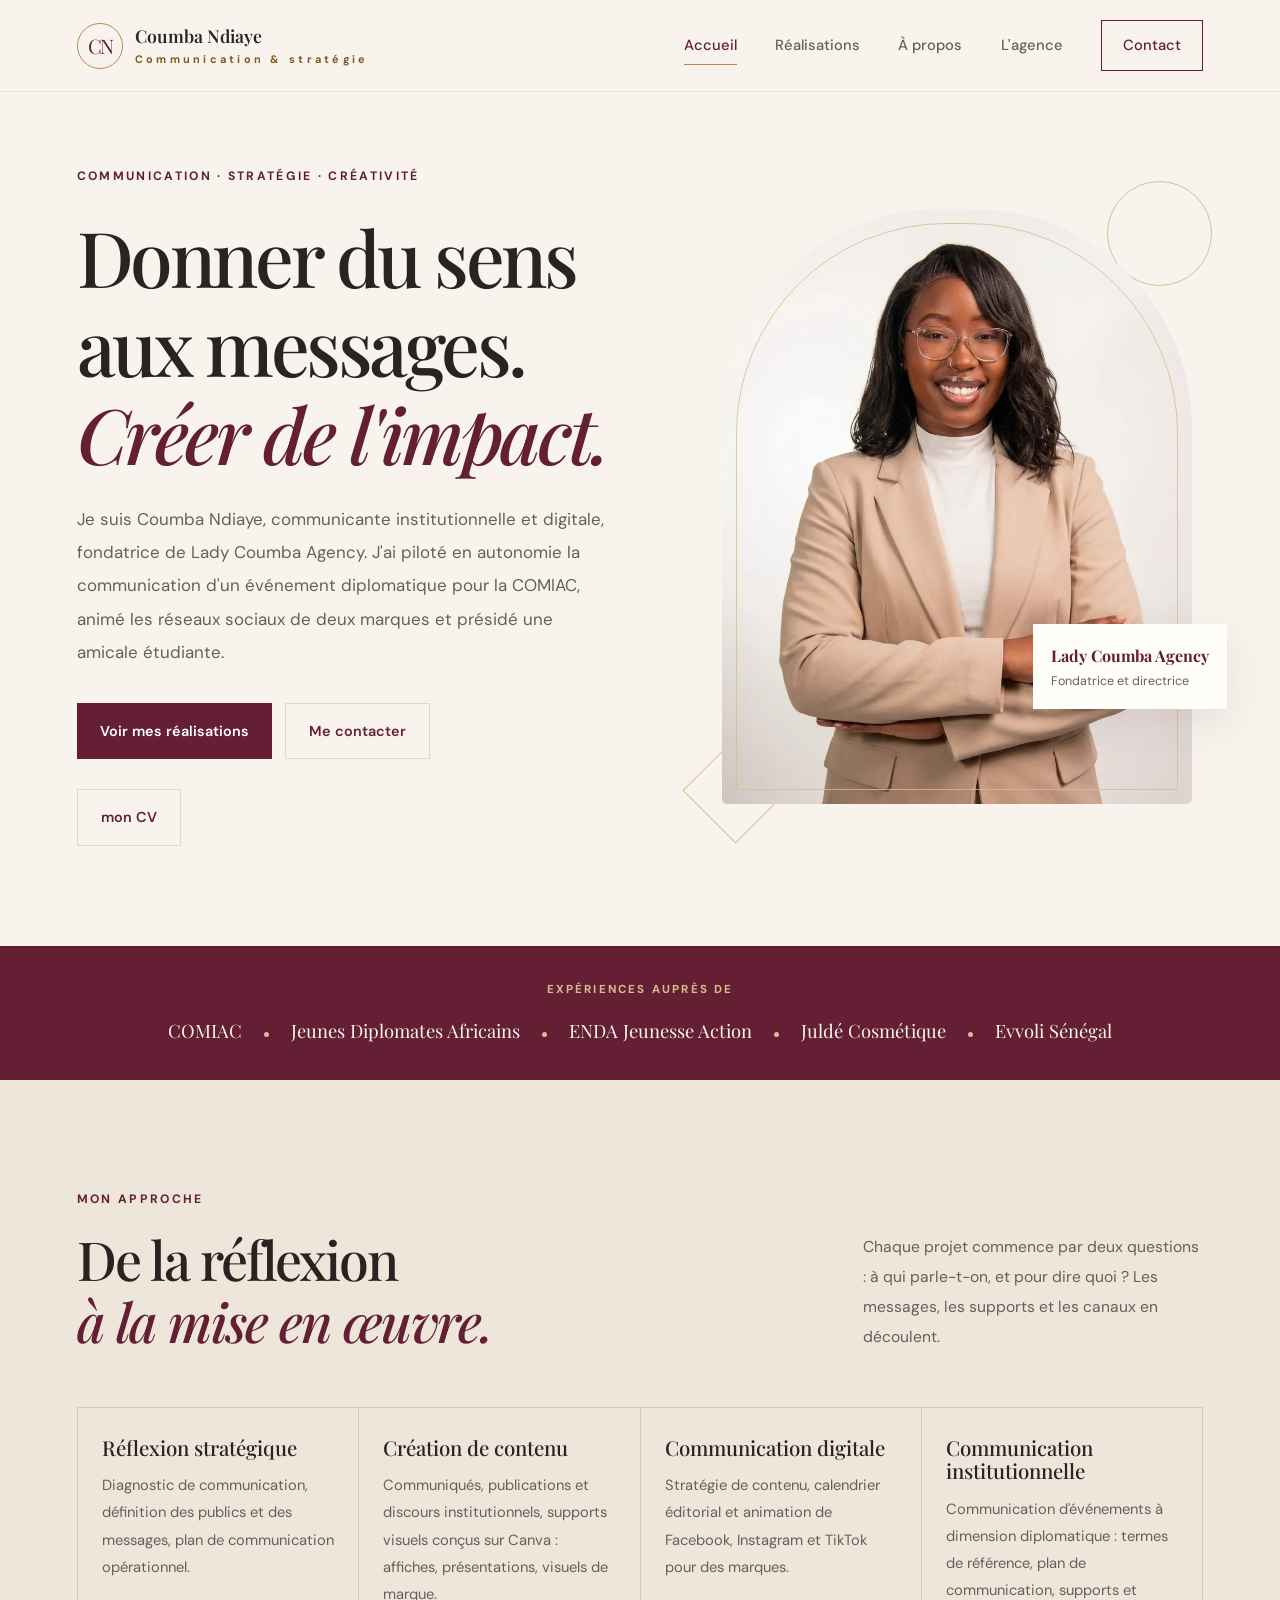
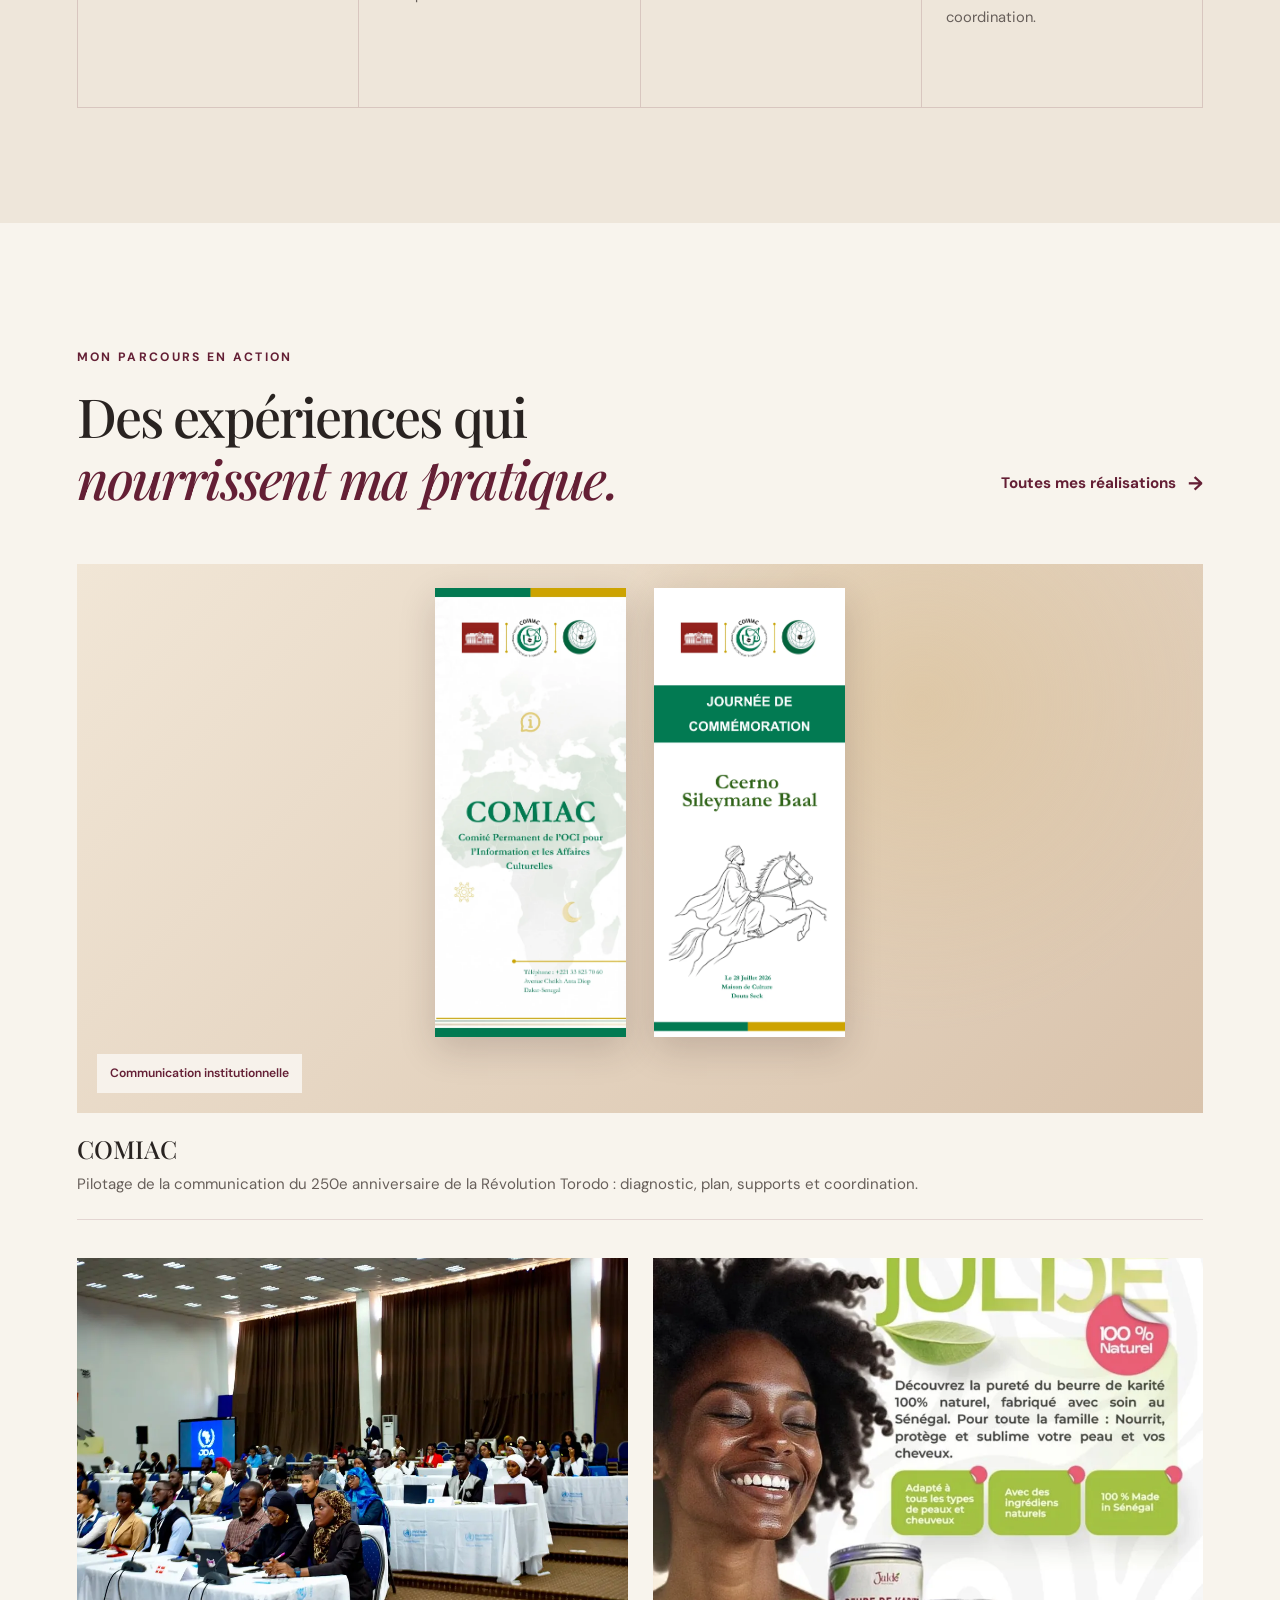
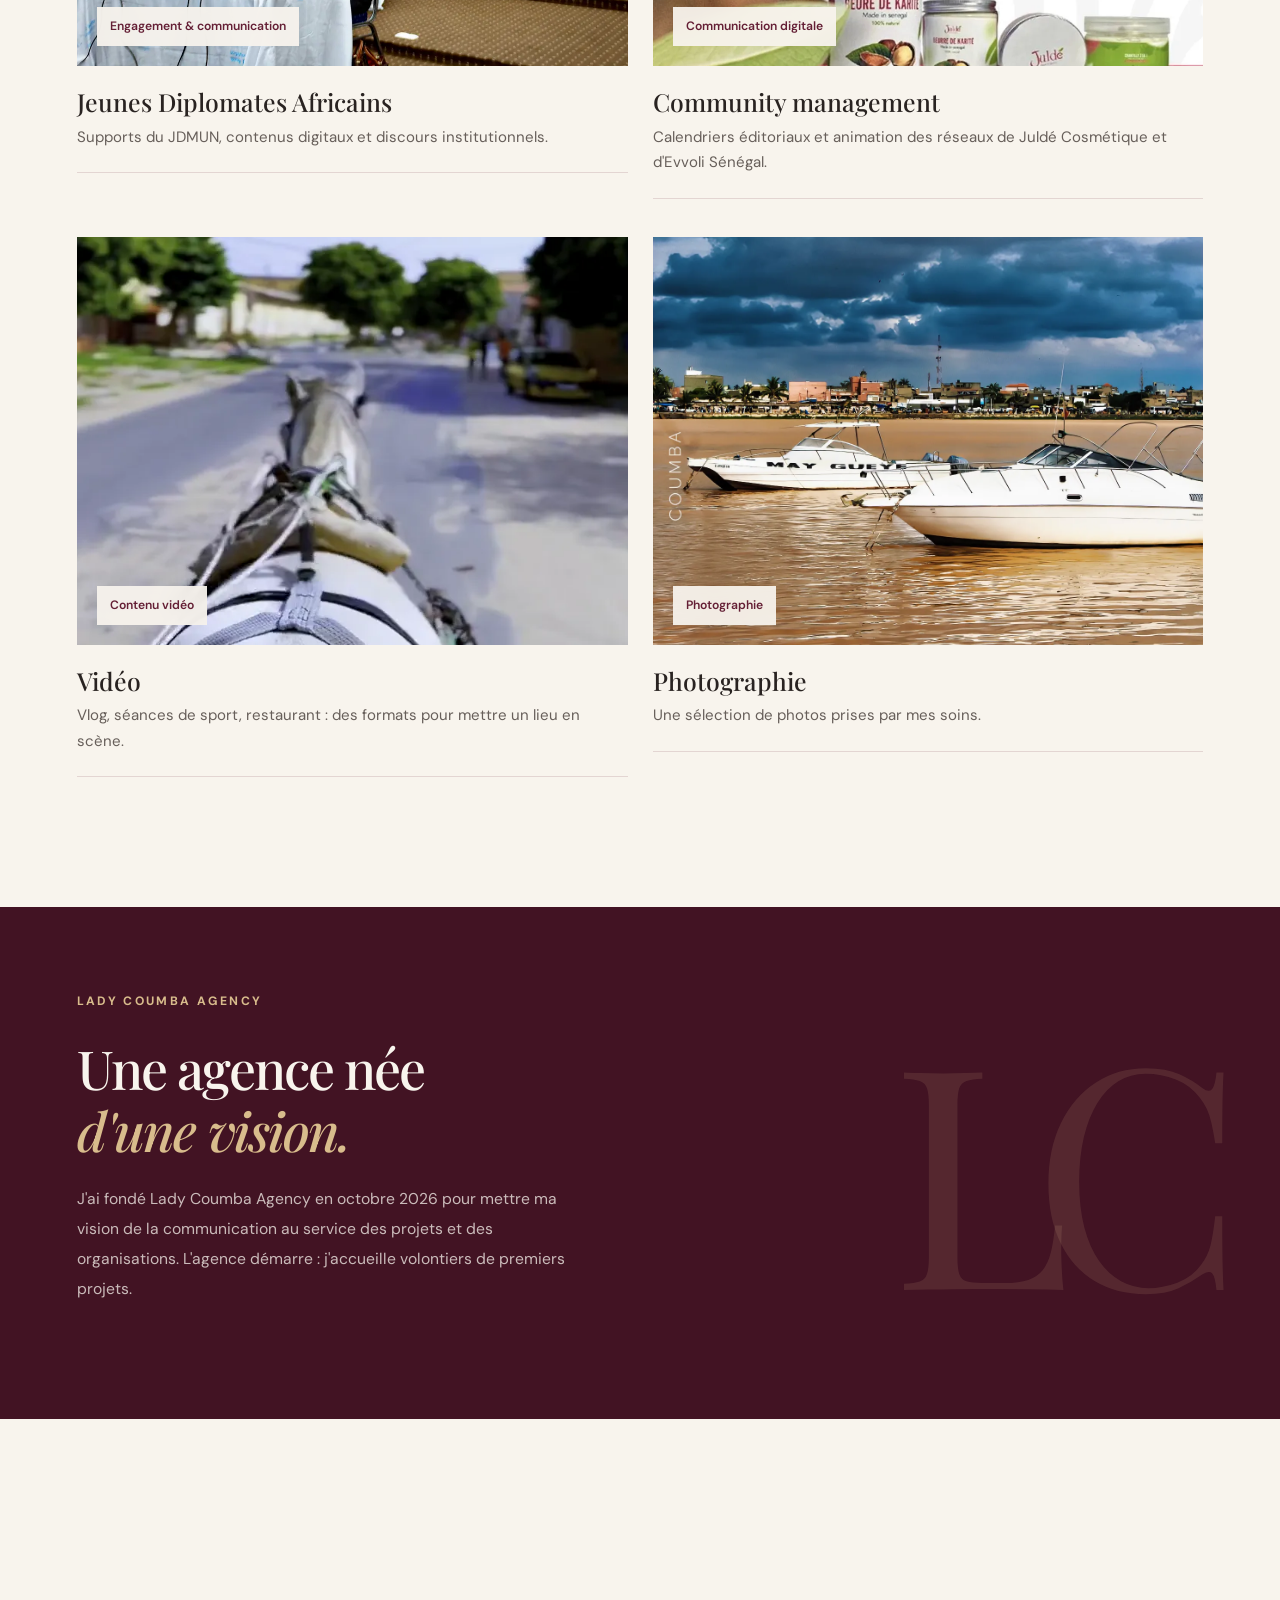
<file: index.html>
<!DOCTYPE html>
<html lang="fr">

<head>
    <meta charset="UTF-8">
    <meta name="viewport" content="width=device-width, initial-scale=1.0">

    <meta name="description"
        content="Coumba Ndiaye, communicante institutionnelle et digitale et fondatrice de Lady Coumba Agency. Découvrez ses réalisations : COMIAC, Jeunes Diplomates Africains, ENDA Jeunesse Action, Juldé Cosmétique, Evvoli Sénégal.">

    <meta name="theme-color" content="#f8f4ed">

    <title>Coumba Ndiaye | Communication & stratégie</title>

    <link rel="icon" href="assets/favicon.svg" type="image/svg+xml">

    <!-- Aperçu lors du partage du lien (WhatsApp, LinkedIn...) -->
    <meta property="og:type" content="website">
    <meta property="og:locale" content="fr_FR">
    <meta property="og:title" content="Coumba Ndiaye | Communication & stratégie">
    <meta property="og:description"
        content="Communicante institutionnelle et digitale, fondatrice de Lady Coumba Agency. Découvrez mes réalisations.">
    <!-- À compléter quand l'adresse du site est connue (le lien doit être complet, en https) :
    <meta property="og:image" content="https://ADRESSE-DU-SITE/assets/image/og-cover.jpg">
    <meta property="og:url" content="https://ADRESSE-DU-SITE/">
    -->

    <link rel="preconnect" href="https://fonts.googleapis.com">
    <link rel="preconnect" href="https://fonts.gstatic.com" crossorigin>

    <link
        href="https://fonts.googleapis.com/css2?family=DM+Sans:wght@400;500;600;700&family=Playfair+Display:wght@400;500;600;700&display=swap"
        rel="stylesheet">

    <link rel="stylesheet" href="style.css">
    <script src="script.js" defer></script>

    <meta name="google-site-verification" content="Z0A7EPNmOOkpVDd5t7v6VYX1H7zoTGX28Zv2FSQwuXk" />
</head>

<body>

    <div class="loader" id="loader">
        <span>CN</span>
    </div>

    <header class="header">
        <a href="index.html" class="logo" aria-label="Accueil Coumba Ndiaye">
            <span class="logo-mark">CN</span>
            <span class="logo-text">
                <strong>Coumba Ndiaye</strong>
                <small>Communication & stratégie</small>
            </span>
        </a>

        <button class="menu-toggle" id="menu-toggle" aria-label="Ouvrir le menu" aria-expanded="false"
            aria-controls="navigation">
            <span></span>
            <span></span>
        </button>

        <nav class="navigation" id="navigation">
            <a href="index.html" class="active">Accueil</a>
            <a href="pages/realisations.html">Réalisations</a>
            <a href="pages/apropos.html">À propos</a>
            <a href="pages/agence.html">L'agence</a>
            <a href="pages/contact.html" class="nav-cta">Contact</a>
        </nav>
    </header>

    <main>

        <!-- HERO : PRESENTATION DE COUMBA -->

        <section class="hero section-padding">

            <div class="hero-content">

                <p class="eyebrow">
                    COMMUNICATION · STRATÉGIE · CRÉATIVITÉ
                </p>

                <h1>
                    Donner du sens<br>
                    aux messages.<br>
                    <span>Créer de l'impact.</span>
                </h1>

                <p class="hero-description">
                    Je suis Coumba Ndiaye, communicante institutionnelle et
                    digitale, fondatrice de Lady Coumba Agency. J'ai piloté en
                    autonomie la communication d'un événement diplomatique pour
                    la COMIAC, animé les réseaux sociaux de deux marques et
                    présidé une amicale étudiante.
                </p>

                <div class="hero-actions">

                    <a href="pages/realisations.html" class="btn btn-primary">
                        Voir mes réalisations
                        
                    </a>

                    <a href="pages/contact.html" class="btn btn-secondary">
                        Me contacter
                    </a>

                </div>

                <div class="hero-signature">
                    <a href="assets/documents/cv.pdf" class="btn btn-secondary" target="_blank" rel="noopener noreferrer">
                        mon CV 
                    </a>
                </div>

            </div>

            <div class="hero-visual">

                <div class="hero-frame">

                    <img src="./assets/image/portrait-coumba.webp" alt="Portrait de Coumba Ndiaye" class="hero-portrait"
                        fetchpriority="high"
                        onerror="this.style.display='none'; this.nextElementSibling.style.display='flex';">

                    <div class="portrait-placeholder">
                        <span>CN</span>
                        <p>Portrait de Coumba Ndiaye</p>
                        <small>Ajouter la photo dans assets/image/</small>
                    </div>

                </div>

                <div class="floating-card">
                    
                    <div>
                        <strong>Lady Coumba Agency</strong>
                        <p>Fondatrice et directrice</p>
                    </div>
                </div>

                <div class="hero-decoration decoration-one"></div>
                <div class="hero-decoration decoration-two"></div>

            </div>

        </section>

        <!-- EXPERIENCES : STRUCTURES -->

        <section class="proof-strip" aria-labelledby="proof-title">
            <div class="proof-strip-inner">
                <p class="proof-title" id="proof-title">EXPÉRIENCES AUPRÈS DE</p>

                <ul class="proof-list">
                    <li><a href="pages/realisations.html#comiac">COMIAC</a></li>
                    <li><a href="pages/realisations.html#jda">Jeunes Diplomates Africains</a></li>
                    <li><a href="pages/realisations.html#enda">ENDA Jeunesse Action</a></li>
                    <li><a href="pages/realisations.html#digital">Juldé Cosmétique</a></li>
                    <li><a href="pages/realisations.html#digital">Evvoli Sénégal</a></li>
                </ul>
            </div>
        </section>

        <!-- COMPETENCES ET APPROCHE PERSONNELLE -->

        <section class="services section-padding">

            <div class="services-header">

                <div>
                    <p class="eyebrow">MON APPROCHE</p>
                    <h2>
                        De la réflexion<br>
                        <span>à la mise en œuvre.</span>
                    </h2>
                </div>

                <p class="services-intro">
                    Chaque projet commence par deux questions : à qui parle-t-on,
                    et pour dire quoi ? Les messages, les supports et les canaux
                    en découlent.
                </p>

            </div>

            <div class="services-grid">

                <article class="service-card">

                    

                    <h3>Réflexion stratégique</h3>

                    <p>
                        Diagnostic de communication, définition des publics
                        et des messages, plan de communication opérationnel.
                    </p>
                </article>

                <article class="service-card">

                    

                    <h3>Création de contenu</h3>

                    <p>
                        Communiqués, publications et discours institutionnels,
                        supports visuels conçus sur Canva : affiches,
                        présentations, visuels de marque.
                    </p>
                </article>

                <article class="service-card">

                    

                    <h3>Communication digitale</h3>

                    <p>
                        Stratégie de contenu, calendrier éditorial et animation
                        de Facebook, Instagram et TikTok pour des marques.
                    </p>
                </article>

                <article class="service-card">

                    

                    <h3>Communication institutionnelle</h3>

                    <p>
                        Communication d'événements à dimension diplomatique :
                        termes de référence, plan de communication, supports
                        et coordination.
                    </p>
                </article>

            </div>

        </section>

        <!-- EXPERIENCES ET REALISATIONS -->

        <section class="projects section-padding">

            <div class="projects-header">

                <div>
                    <p class="eyebrow">MON PARCOURS EN ACTION</p>

                    <h2>
                        Des expériences qui<br>
                        <span>nourrissent ma pratique.</span>
                    </h2>
                </div>

                <a href="pages/realisations.html" class="text-link">
                    Toutes mes réalisations <span>→</span>
                </a>

            </div>

            <div class="projects-grid">

                <a href="pages/realisations.html#comiac" class="project-card project-large">

                    <div class="project-image project-image-comiac project-image-banners">

                        <img src="assets/image/comiac-kakemono-presentation.webp"
                            alt="Kakémono de présentation de la COMIAC" loading="lazy"
                            onerror="this.style.display='none'">

                        <img src="assets/image/comiac-kakemono-commemoration.webp"
                            alt="Kakémono de la Journée de commémoration Ceerno Sileymane Baal" loading="lazy"
                            onerror="this.style.display='none'">

                        <span class="project-category">
                            Communication institutionnelle
                        </span>

                    </div>

                    <div class="project-info">

                        <div>
                            <h3>COMIAC</h3>

                            <p>
                                Pilotage de la communication du 250e anniversaire
                                de la Révolution Torodo : diagnostic, plan,
                                supports et coordination.
                            </p>
                        </div>

                        

                    </div>

                </a>

                <a href="pages/realisations.html#jda" class="project-card">

                    <div class="project-image project-image-jda">

                        <img src="assets/image/jda.webp" alt="Séance de conférence des Jeunes Diplomates Africains"
                            loading="lazy" onerror="this.style.display='none'">

                        <span class="project-category">
                            Engagement & communication
                        </span>

                    </div>

                    <div class="project-info">

                        <div>
                            <h3>Jeunes Diplomates Africains</h3>

                            <p>
                                Supports du JDMUN, contenus digitaux et
                                discours institutionnels.
                            </p>
                        </div>

                        

                    </div>

                </a>

                <a href="pages/realisations.html#digital" class="project-card">

                    <div class="project-image project-image-digital">

                        <img src="assets/image/julde.webp" alt="Visuel de communication pour Juldé Cosmétique"
                            loading="lazy" onerror="this.style.display='none'">

                        <span class="project-category">
                            Communication digitale
                        </span>

                    </div>

                    <div class="project-info">

                        <div>
                            <h3>Community management</h3>

                            <p>
                                Calendriers éditoriaux et animation des réseaux
                                de Juldé Cosmétique et d'Evvoli Sénégal.
                            </p>
                        </div>

                        

                    </div>

                </a>

                <a href="pages/realisations.html#video" class="project-card">

                    <div class="project-image project-image-video">

                        <img src="assets/image/vlog-saint-louis-poster.webp"
                            alt="Image de couverture du vlog consacré à Saint-Louis" loading="lazy"
                            onerror="this.style.display='none'">

                        <span class="project-category">
                            Contenu vidéo
                        </span>

                    </div>

                    <div class="project-info">

                        <div>
                            <h3>Vidéo</h3>

                            <p>
                                Vlog, séances de sport, restaurant : des formats
                                pour mettre un lieu en scène.
                            </p>
                        </div>

                        

                    </div>

                </a>

                <a href="pages/realisations.html#photos" class="project-card">

                    <div class="project-image project-image-photo">

                        <img src="assets/image/photos/photo-1.webp" alt="Photographie prise par Coumba Ndiaye"
                            loading="lazy" onerror="this.style.display='none'">

                        <span class="project-category">
                            Photographie
                        </span>

                    </div>

                    <div class="project-info">

                        <div>
                            <h3>Photographie</h3>

                            <p>
                                Une sélection de photos prises par mes soins.
                            </p>
                        </div>

                        

                    </div>

                </a>

            </div>

        </section>

        <!-- PROJET ENTREPRENEURIAL -->

        <section class="agency-cta section-padding">

            <div class="agency-cta-content">


                <p class="eyebrow">LADY COUMBA AGENCY</p>

                <h2>
                    Une agence née<br>
                    <span>d'une vision.</span>
                </h2>

                <p>
                    J'ai fondé Lady Coumba Agency en octobre 2026 pour mettre
                    ma vision de la communication au service des projets et des
                    organisations. L'agence démarre : j'accueille volontiers
                    de premiers projets.
                </p>

                


            </div>

            <div class="cta-monogram" aria-hidden="true">LC</div>

        </section>

    </main>

    <!-- PIED DE PAGE -->

    <footer class="footer">

        <a href="index.html" class="logo footer-logo">

            <span class="logo-mark">CN</span>

            <span class="logo-text">
                <strong>Coumba Ndiaye</strong>
                <small>Communication & stratégie</small>
            </span>

        </a>

        <p>Communication institutionnelle & digitale</p>

        <div class="footer-links">
            <a href="pages/apropos.html">À propos</a>
            <a href="pages/realisations.html">Réalisations</a>
            <a href="pages/agence.html">L'agence</a>
            <a href="pages/contact.html">Contact</a>
        </div>

        <p class="footer-copy">
            © <span id="year"></span> Coumba Ndiaye. Tous droits réservés.
        </p>

    </footer>

</body>

</html>
</file>
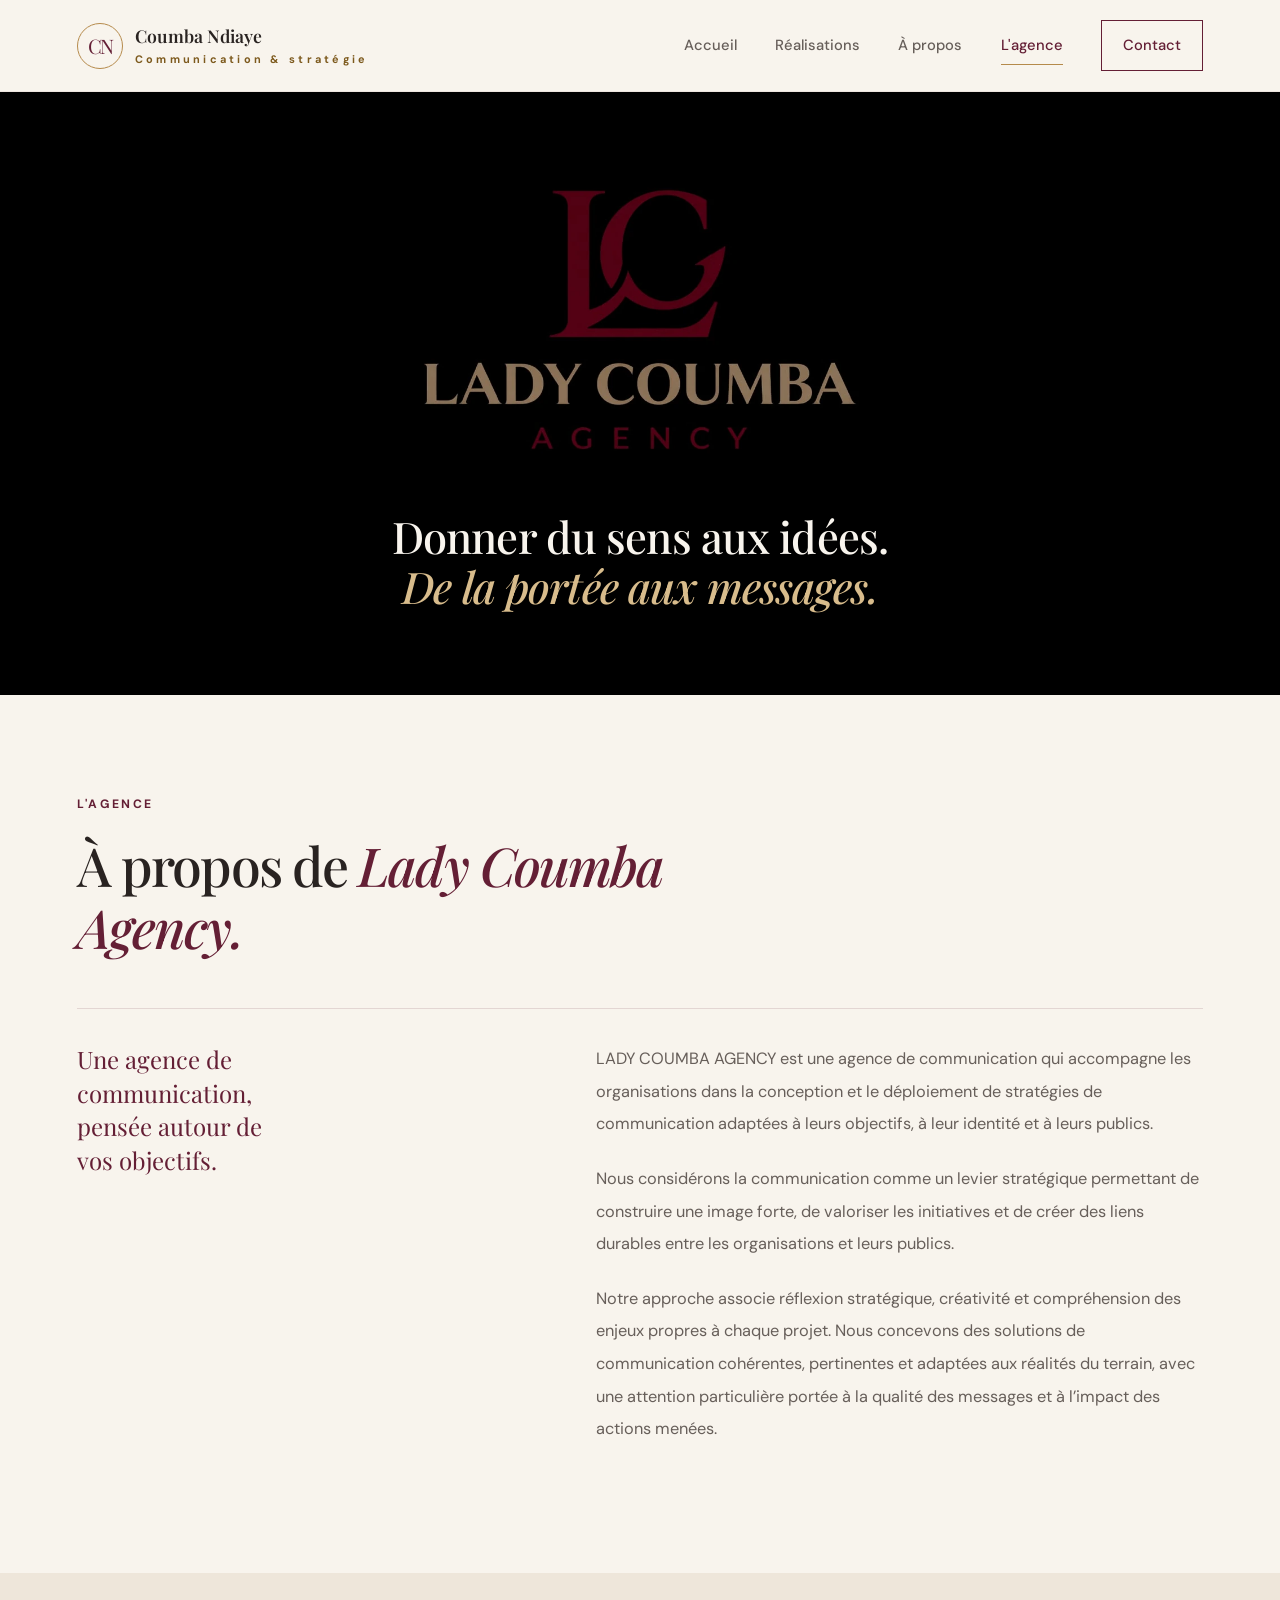
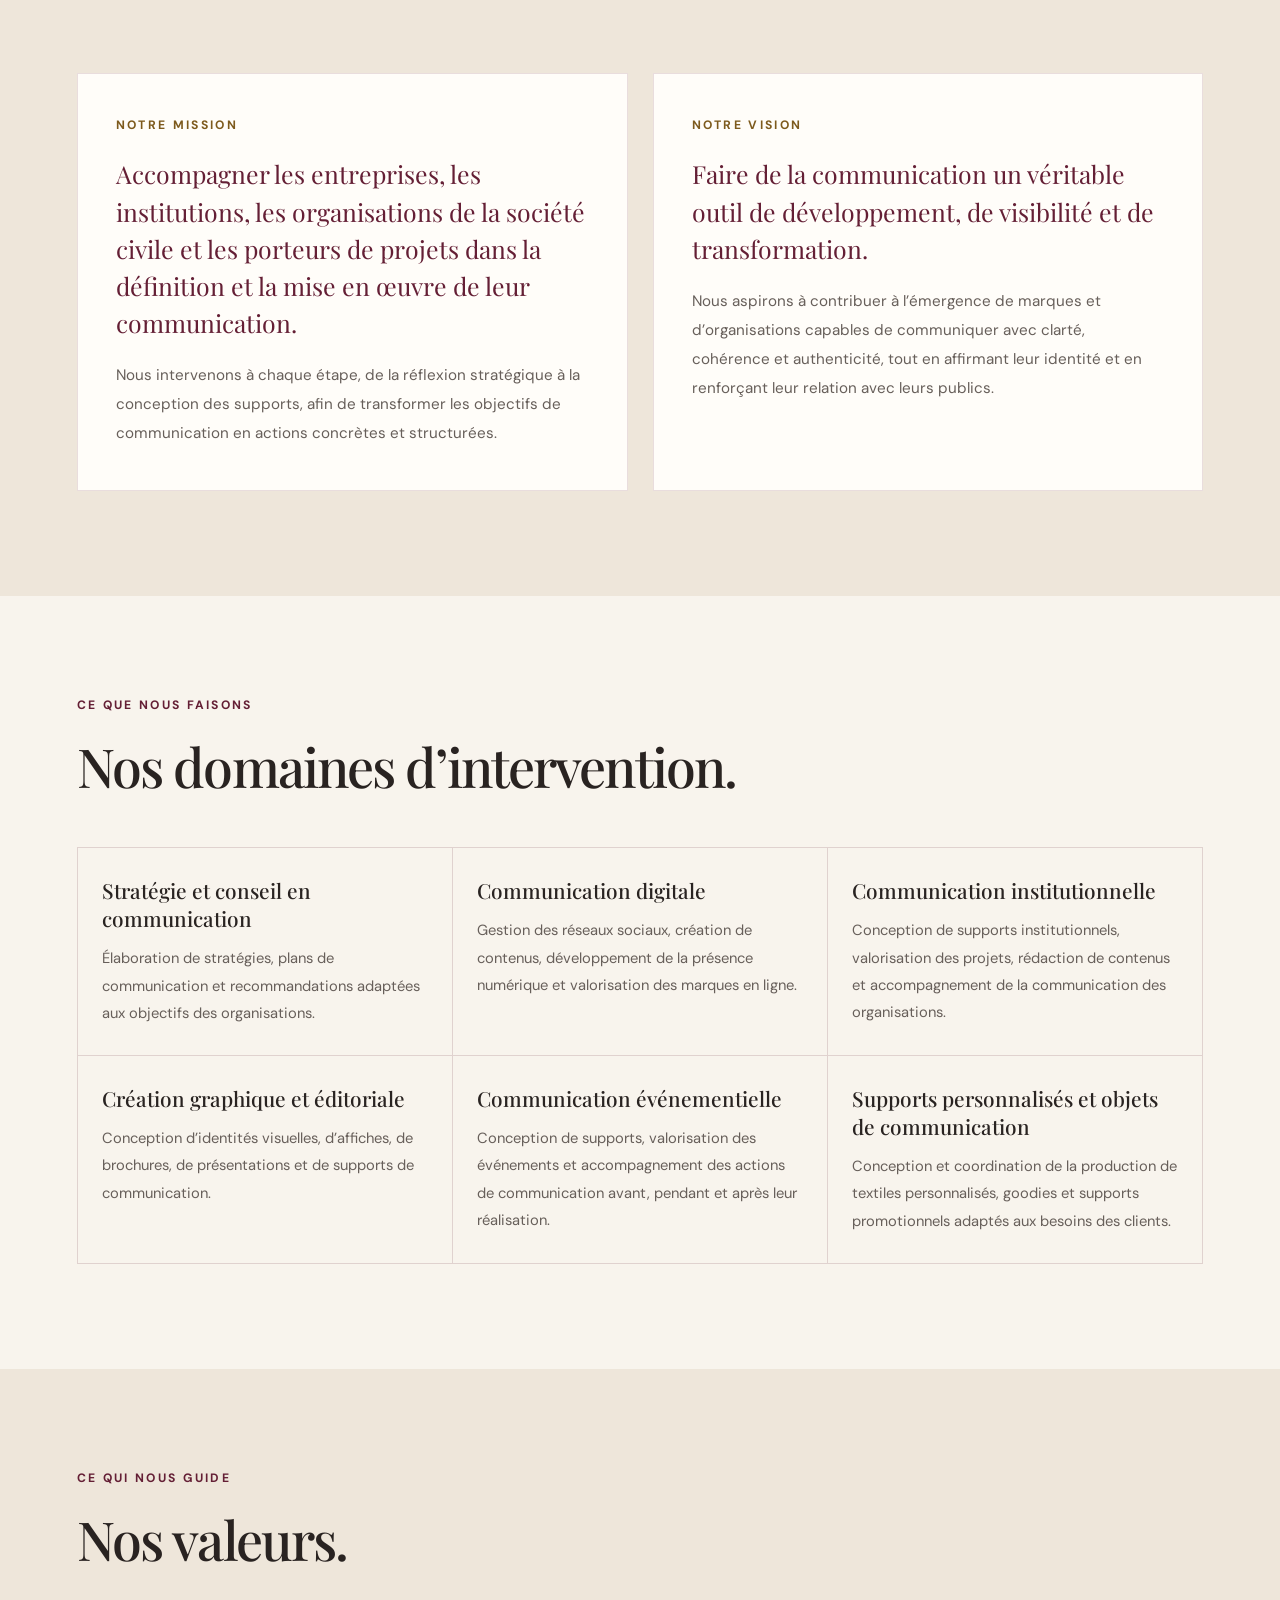
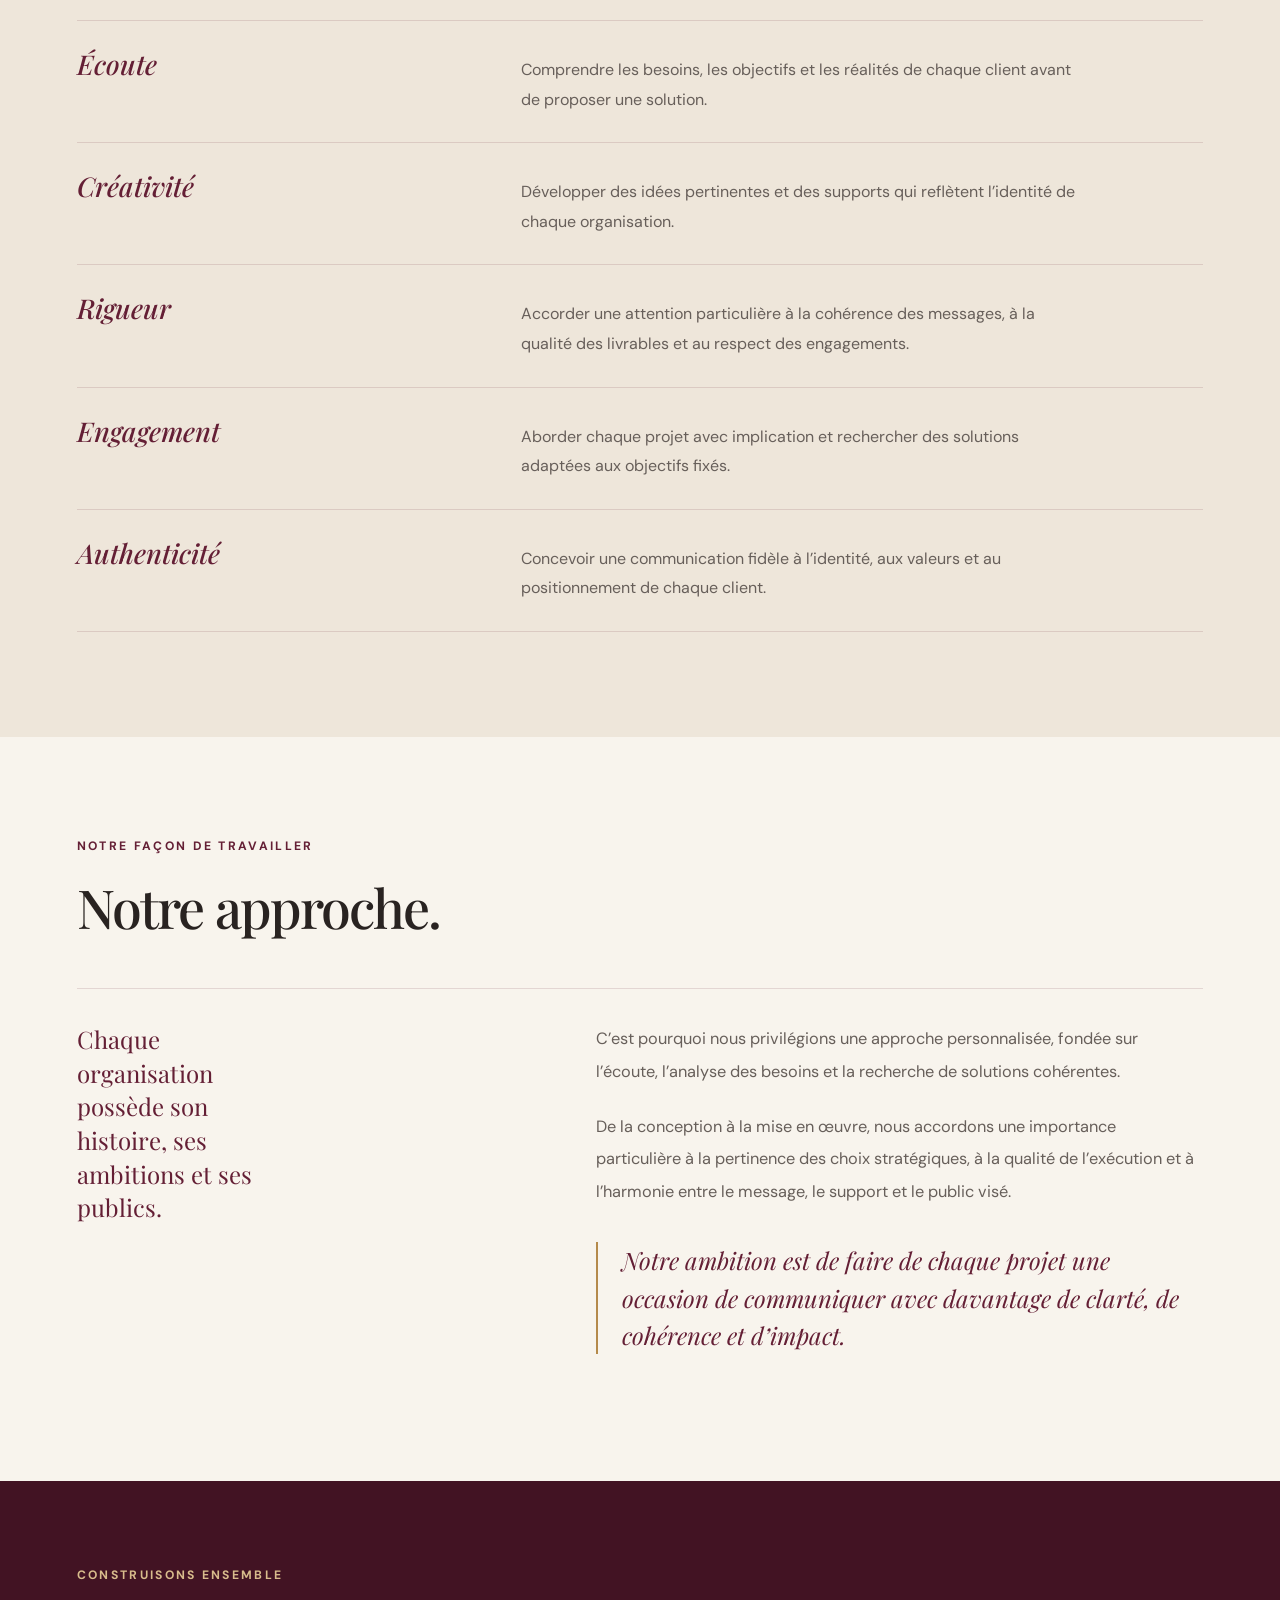
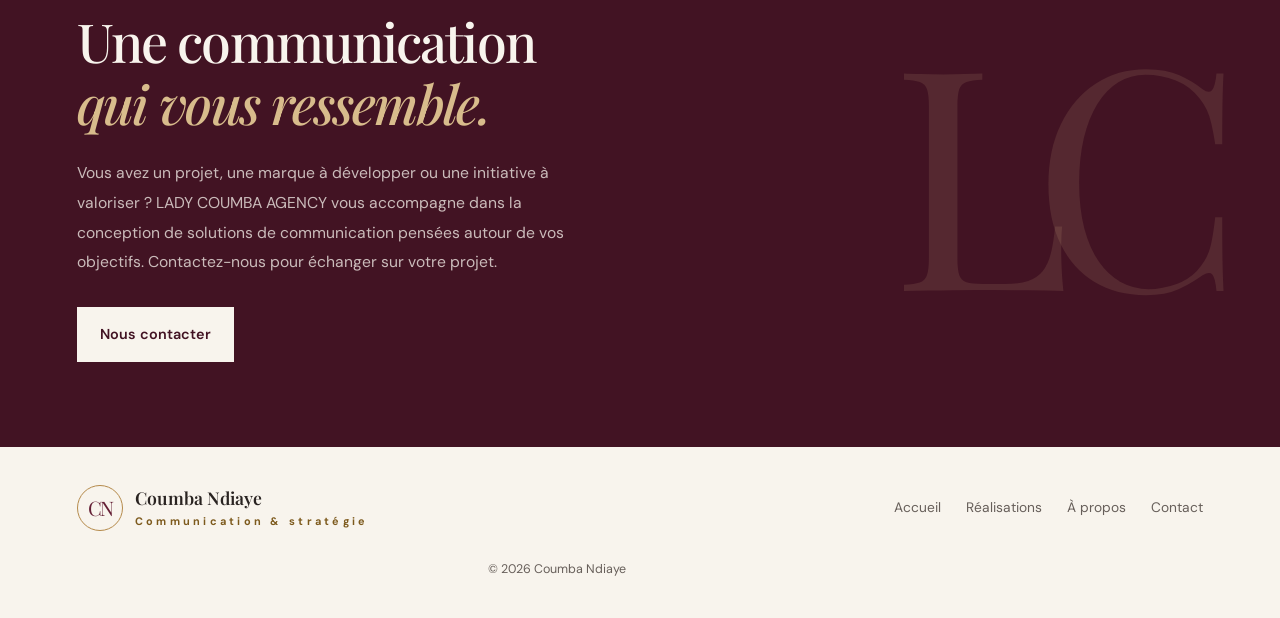
<file: pages/agence.html>
<!DOCTYPE html>
<html lang="fr">

<head>
    <meta charset="UTF-8">
    <meta name="viewport" content="width=device-width, initial-scale=1.0">

    <meta name="description"
        content="Lady Coumba Agency est une agence de communication qui accompagne les organisations dans la conception et le déploiement de stratégies de communication adaptées à leurs objectifs, à leur identité et à leurs publics.">

    <meta name="theme-color" content="#f8f4ed">

    <title>Lady Coumba Agency | Agence de communication</title>

    <link rel="icon" href="../assets/favicon.svg" type="image/svg+xml">

    <link rel="preconnect" href="https://fonts.googleapis.com">
    <link rel="preconnect" href="https://fonts.gstatic.com" crossorigin>

    <link
        href="https://fonts.googleapis.com/css2?family=DM+Sans:wght@400;500;600;700&family=Playfair+Display:wght@400;500;600;700&display=swap"
        rel="stylesheet">

    <link rel="stylesheet" href="../style.css">
    <script src="../script.js" defer></script>
</head>

<body>

    <!-- HEADER -->
    <header class="header">
        <a href="../index.html" class="logo" aria-label="Accueil Coumba Ndiaye">
            <span class="logo-mark">CN</span>
            <span class="logo-text">
                <strong>Coumba Ndiaye</strong>
                <small>Communication & stratégie</small>
            </span>
        </a>

        <button class="menu-toggle" id="menu-toggle" aria-label="Ouvrir le menu" aria-expanded="false"
            aria-controls="navigation">
            <span></span>
            <span></span>
        </button>

        <nav class="navigation" id="navigation">
            <a href="../index.html">Accueil</a>
            <a href="realisations.html">Réalisations</a>
            <a href="apropos.html">À propos</a>
            
            <a href="agence.html" class="active" aria-current="page">L'agence</a>
            <a href="contact.html" class="nav-cta">Contact</a>
        </nav>
    </header>

    <main>

        <!-- PRESENTATION : LOGO ET SIGNATURE -->
        <section class="agency-hero">
            <img src="../assets/image/lady-coumba-agency-logo.webp" alt="Logo de Lady Coumba Agency"
                class="agency-logo" width="887" height="580" fetchpriority="high">

            <h1>
                Donner du sens aux idées.<br>
                <span>De la portée aux messages.</span>
            </h1>
        </section>

        <!-- A PROPOS DE L'AGENCE -->
        <section class="section-padding agency-block">
            <div class="section-heading">
                <p class="eyebrow">L'AGENCE</p>
                <h2>À propos de <span>Lady Coumba Agency.</span></h2>
            </div>

            <div class="intro-grid">
                <div class="intro-label">
                    <p>Une agence de communication, pensée autour de vos objectifs.</p>
                </div>

                <div class="intro-text">
                    <p>
                        LADY COUMBA AGENCY est une agence de communication qui
                        accompagne les organisations dans la conception et le
                        déploiement de stratégies de communication adaptées à
                        leurs objectifs, à leur identité et à leurs publics.
                    </p>

                    <p>
                        Nous considérons la communication comme un levier
                        stratégique permettant de construire une image forte,
                        de valoriser les initiatives et de créer des liens
                        durables entre les organisations et leurs publics.
                    </p>

                    <p>
                        Notre approche associe réflexion stratégique, créativité
                        et compréhension des enjeux propres à chaque projet. Nous
                        concevons des solutions de communication cohérentes,
                        pertinentes et adaptées aux réalités du terrain, avec une
                        attention particulière portée à la qualité des messages
                        et à l’impact des actions menées.
                    </p>
                </div>
            </div>
        </section>

        <!-- MISSION ET VISION -->
        <section class="section-padding agency-block agency-block-alt">
            <div class="mv-grid">

                <article class="mv-card">
                    <p class="eyebrow">NOTRE MISSION</p>
                    <p class="mv-lead">
                        Accompagner les entreprises, les institutions, les
                        organisations de la société civile et les porteurs de
                        projets dans la définition et la mise en œuvre de leur
                        communication.
                    </p>
                    <p>
                        Nous intervenons à chaque étape, de la réflexion
                        stratégique à la conception des supports, afin de
                        transformer les objectifs de communication en actions
                        concrètes et structurées.
                    </p>
                </article>

                <article class="mv-card">
                    <p class="eyebrow">NOTRE VISION</p>
                    <p class="mv-lead">
                        Faire de la communication un véritable outil de
                        développement, de visibilité et de transformation.
                    </p>
                    <p>
                        Nous aspirons à contribuer à l’émergence de marques et
                        d’organisations capables de communiquer avec clarté,
                        cohérence et authenticité, tout en affirmant leur
                        identité et en renforçant leur relation avec leurs
                        publics.
                    </p>
                </article>

            </div>
        </section>

        <!-- DOMAINES D'INTERVENTION -->
        <section class="section-padding agency-block">
            <div class="section-heading">
                <p class="eyebrow">CE QUE NOUS FAISONS</p>
                <h2>Nos domaines d’intervention.</h2>
            </div>

            <div class="services-grid services-grid-3">

                <article class="service-card">
                    
                    <h3>Stratégie et conseil en communication</h3>
                    <p>
                        Élaboration de stratégies, plans de communication et
                        recommandations adaptées aux objectifs des organisations.
                    </p>
                </article>

                <article class="service-card">
                    
                    <h3>Communication digitale</h3>
                    <p>
                        Gestion des réseaux sociaux, création de contenus,
                        développement de la présence numérique et valorisation
                        des marques en ligne.
                    </p>
                </article>

                <article class="service-card">
                    
                    <h3>Communication institutionnelle</h3>
                    <p>
                        Conception de supports institutionnels, valorisation
                        des projets, rédaction de contenus et accompagnement de
                        la communication des organisations.
                    </p>
                </article>

                <article class="service-card">
                    
                    <h3>Création graphique et éditoriale</h3>
                    <p>
                        Conception d’identités visuelles, d’affiches, de
                        brochures, de présentations et de supports de
                        communication.
                    </p>
                </article>

                <article class="service-card">
                    
                    <h3>Communication événementielle</h3>
                    <p>
                        Conception de supports, valorisation des événements et
                        accompagnement des actions de communication avant,
                        pendant et après leur réalisation.
                    </p>
                </article>

                <article class="service-card">
                    
                    <h3>Supports personnalisés et objets de communication</h3>
                    <p>
                        Conception et coordination de la production de textiles
                        personnalisés, goodies et supports promotionnels adaptés
                        aux besoins des clients.
                    </p>
                </article>

            </div>
        </section>

        <!-- VALEURS -->
        <section class="section-padding agency-block agency-block-alt">
            <div class="section-heading">
                <p class="eyebrow">CE QUI NOUS GUIDE</p>
                <h2>Nos valeurs.</h2>
            </div>

            <ul class="value-list">

                <li class="value-item">
                    <h3>Écoute</h3>
                    <p>
                        Comprendre les besoins, les objectifs et les réalités de
                        chaque client avant de proposer une solution.
                    </p>
                </li>

                <li class="value-item">
                    <h3>Créativité</h3>
                    <p>
                        Développer des idées pertinentes et des supports qui
                        reflètent l’identité de chaque organisation.
                    </p>
                </li>

                <li class="value-item">
                    <h3>Rigueur</h3>
                    <p>
                        Accorder une attention particulière à la cohérence des
                        messages, à la qualité des livrables et au respect des
                        engagements.
                    </p>
                </li>

                <li class="value-item">
                    <h3>Engagement</h3>
                    <p>
                        Aborder chaque projet avec implication et rechercher des
                        solutions adaptées aux objectifs fixés.
                    </p>
                </li>

                <li class="value-item">
                    <h3>Authenticité</h3>
                    <p>
                        Concevoir une communication fidèle à l’identité, aux
                        valeurs et au positionnement de chaque client.
                    </p>
                </li>

            </ul>
        </section>

        <!-- APPROCHE -->
        <section class="section-padding agency-block">
            <div class="section-heading">
                <p class="eyebrow">NOTRE FAÇON DE TRAVAILLER</p>
                <h2>Notre approche.</h2>
            </div>

            <div class="intro-grid">
                <div class="intro-label">
                    <p>Chaque organisation possède son histoire, ses ambitions et ses publics.</p>
                </div>

                <div class="intro-text">
                    <p>
                        C’est pourquoi nous privilégions une approche
                        personnalisée, fondée sur l’écoute, l’analyse des besoins
                        et la recherche de solutions cohérentes.
                    </p>

                    <p>
                        De la conception à la mise en œuvre, nous accordons une
                        importance particulière à la pertinence des choix
                        stratégiques, à la qualité de l’exécution et à
                        l’harmonie entre le message, le support et le public
                        visé.
                    </p>

                    <p class="pull-quote">
                        Notre ambition est de faire de chaque projet une
                        occasion de communiquer avec davantage de clarté, de
                        cohérence et d’impact.
                    </p>
                </div>
            </div>
        </section>

        <!-- CONTACT -->
        <section class="agency-cta section-padding">

            <div class="agency-cta-content">
                <p class="eyebrow">CONSTRUISONS ENSEMBLE</p>

                <h2>
                    Une communication<br>
                    <span>qui vous ressemble.</span>
                </h2>

                <p>
                    Vous avez un projet, une marque à développer ou une
                    initiative à valoriser ? LADY COUMBA AGENCY vous accompagne
                    dans la conception de solutions de communication pensées
                    autour de vos objectifs. Contactez-nous pour échanger sur
                    votre projet.
                </p>

                <a href="contact.html" class="btn btn-light">
                    Nous contacter 
                </a>
            </div>

            <div class="cta-monogram" aria-hidden="true">LC</div>

        </section>

    </main>

    <!-- FOOTER -->
    <footer class="footer">
        <a href="../index.html" class="logo">
            <span class="logo-mark">CN</span>
            <span class="logo-text">
                <strong>Coumba Ndiaye</strong>
                <small>Communication & stratégie</small>
            </span>
        </a>

        <div class="footer-links">
            <a href="../index.html">Accueil</a>
            <a href="realisations.html">Réalisations</a>
            <a href="apropos.html">À propos</a>
            
            <a href="contact.html">Contact</a>
        </div>

        <p class="footer-copy">
            © <span id="year"></span> Coumba Ndiaye
        </p>
    </footer>

</body>

</html>
</file>
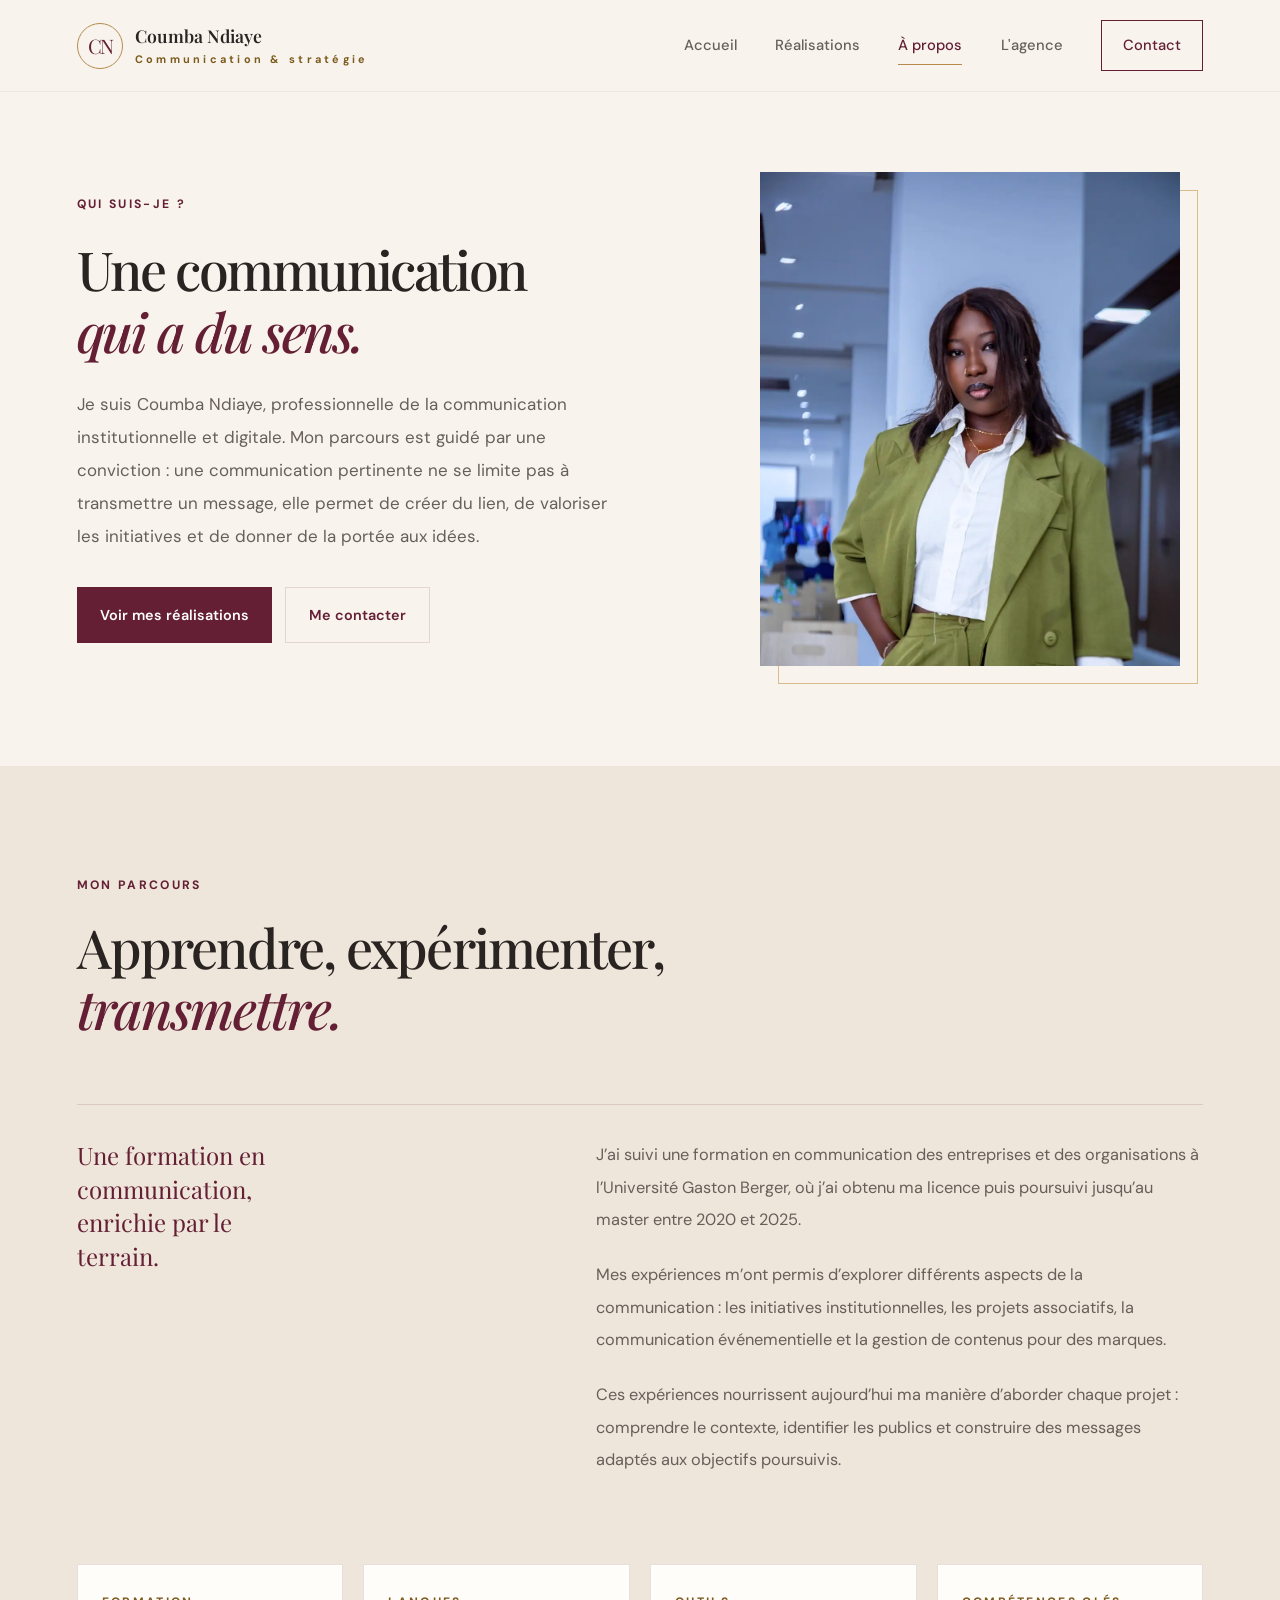
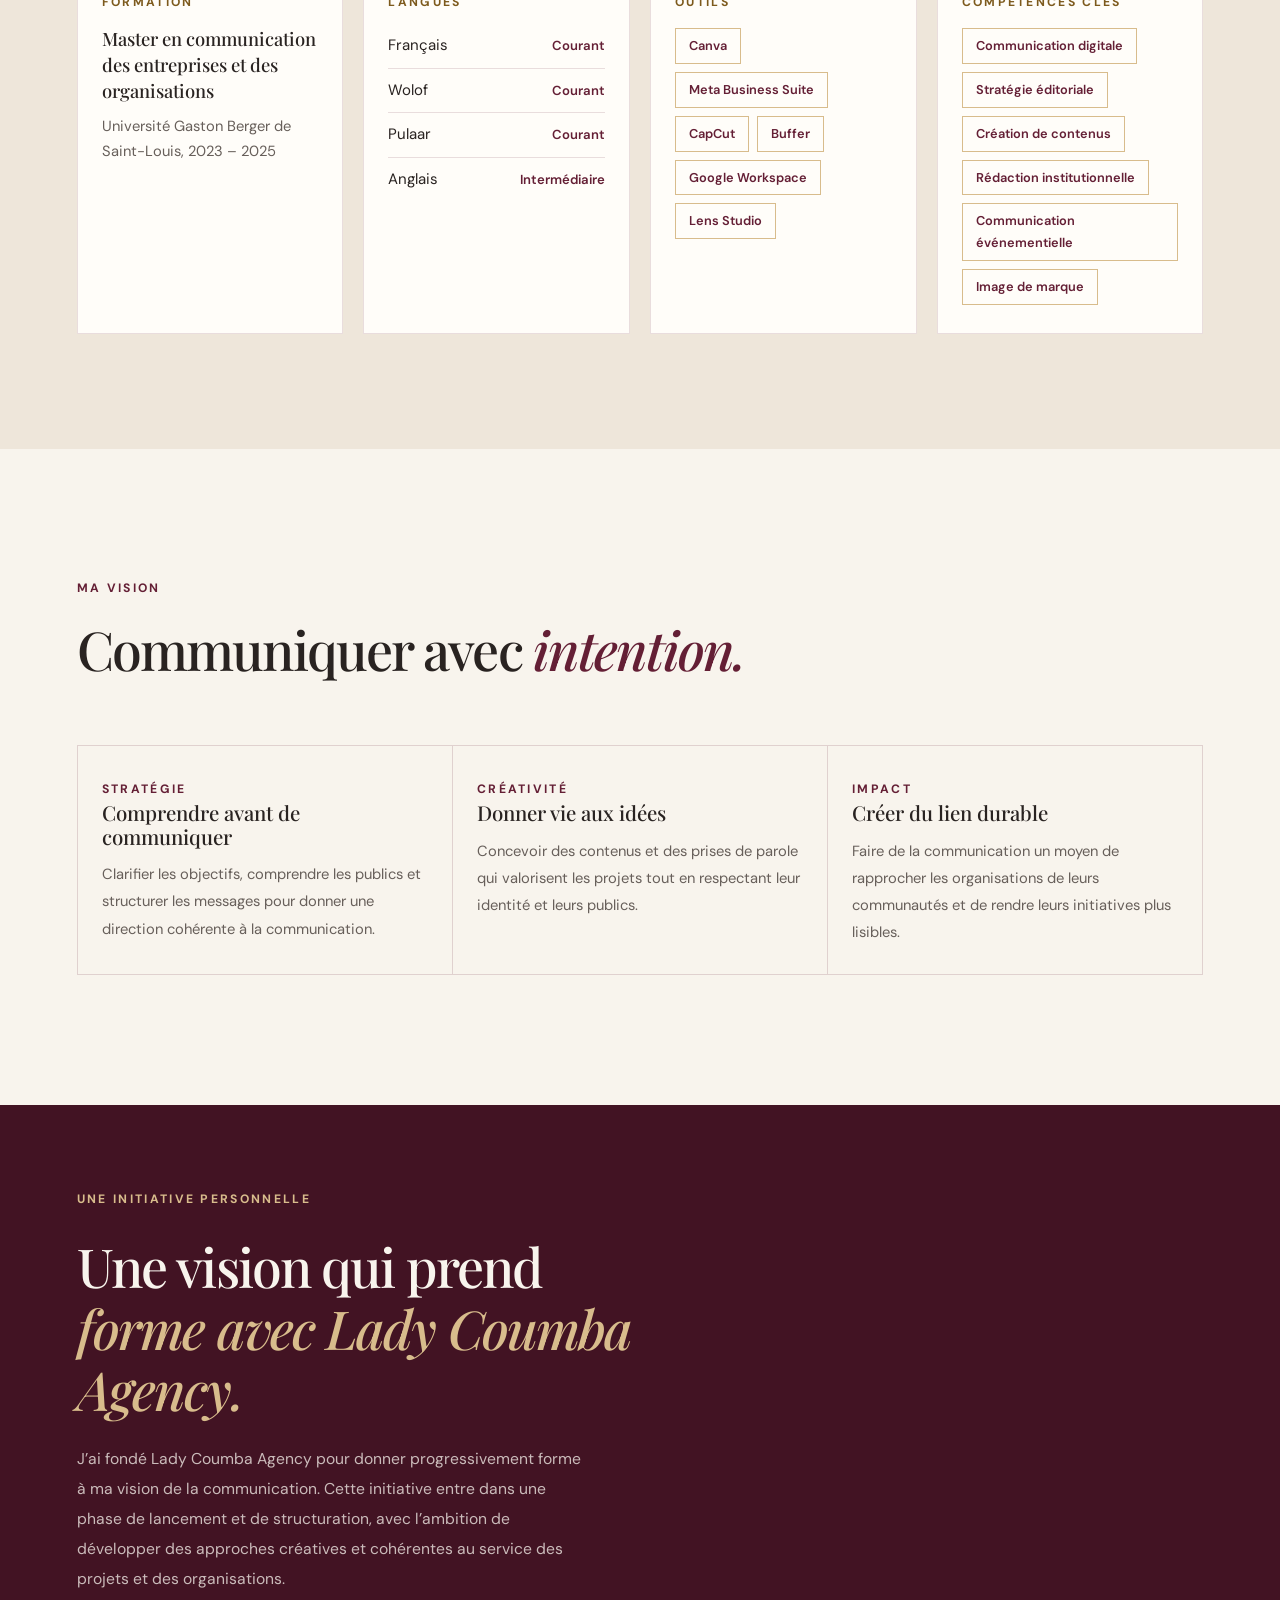
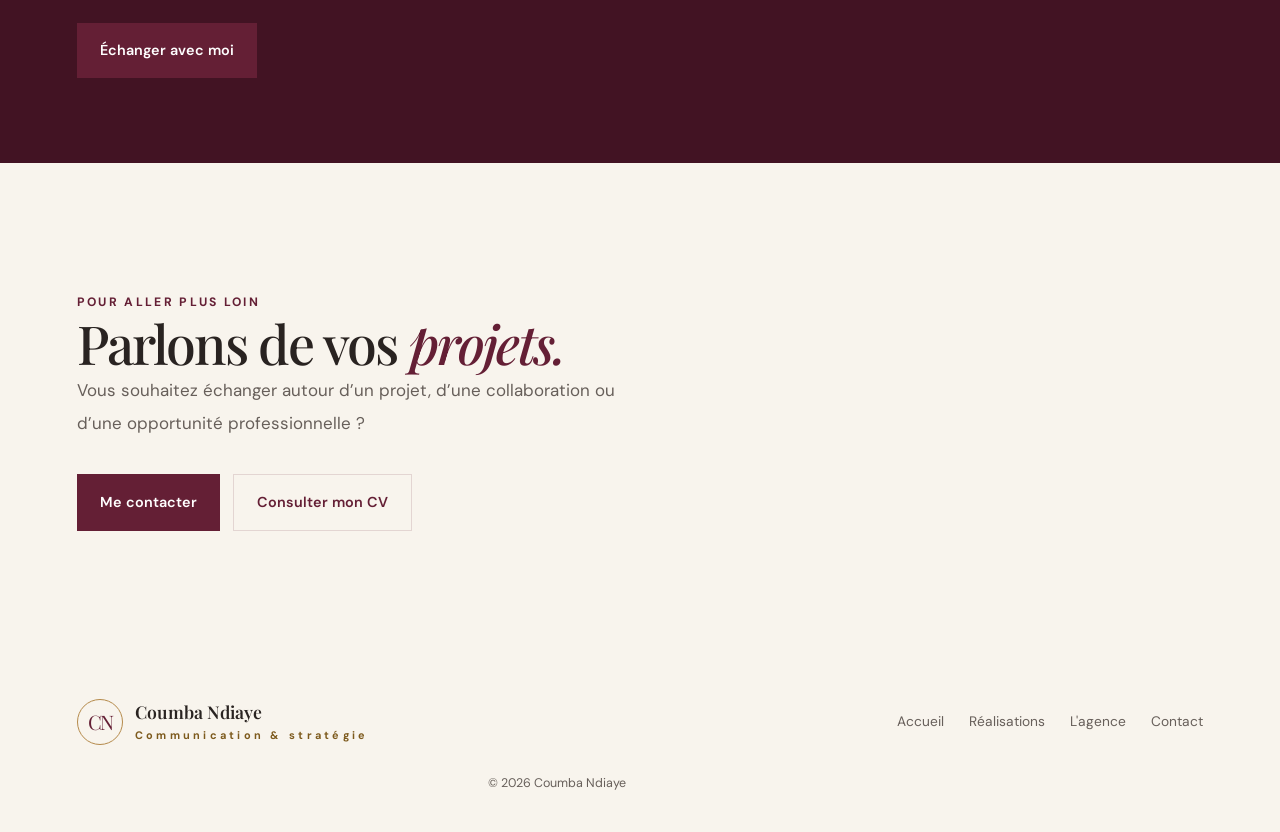
<file: pages/apropos.html>
<!DOCTYPE html>
<html lang="fr">


<head>
    <meta charset="UTF-8">
    <meta name="viewport" content="width=device-width, initial-scale=1.0">

    <meta name="description"
        content="Découvrez Coumba Ndiaye, son parcours, sa vision de la communication institutionnelle et digitale, et son engagement professionnel.">

    <meta name="theme-color" content="#f8f4ed">

    <title>À propos | Coumba Ndiaye</title>

    <link rel="preconnect" href="https://fonts.googleapis.com">
    <link rel="preconnect" href="https://fonts.gstatic.com" crossorigin>

    <link
        href="https://fonts.googleapis.com/css2?family=DM+Sans:wght@400;500;600;700&family=Playfair+Display:wght@400;500;600;700&display=swap"
        rel="stylesheet">

    <link rel="stylesheet" href="../style.css">
    <script src="../script.js" defer></script>
</head>

<body>

    <!-- HEADER -->
    <header class="header">
        <a href="../index.html" class="logo" aria-label="Accueil Coumba Ndiaye">
            <span class="logo-mark">CN</span>
            <span class="logo-text">
                <strong>Coumba Ndiaye</strong>
                <small>Communication & stratégie</small>
            </span>
        </a>

        <button class="menu-toggle" id="menu-toggle" aria-label="Ouvrir le menu" aria-expanded="false"
            aria-controls="navigation">
            <span></span>
            <span></span>
        </button>

        <nav class="navigation" id="navigation">
            <a href="../index.html">Accueil</a>
            <a href="realisations.html">Réalisations</a>
            <a href="apropos.html" class="active">À propos</a>
            <a href="agence.html">L'agence</a>
            <a href="contact.html" class="nav-cta">Contact</a>
        </nav>
    </header>

    <main>

        <!-- INTRODUCTION -->
        <section class="section-padding intro about-intro">
            <div class="about-intro-grid">

                <div class="about-intro-text">
                    <p class="eyebrow">QUI SUIS-JE ?</p>

                    <h1>
                        Une communication<br>
                        <span>qui a du sens.</span>
                    </h1>

                    <p class="hero-description">
                        Je suis Coumba Ndiaye, professionnelle de la communication
                        institutionnelle et digitale. Mon parcours est guidé par une
                        conviction : une communication pertinente ne se limite pas
                        à transmettre un message, elle permet de créer du lien,
                        de valoriser les initiatives et de donner de la portée aux idées.
                    </p>

                    <div class="hero-actions">
                        <a href="realisations.html" class="btn btn-primary">
                            Voir mes réalisations
                            
                        </a>
                        <a href="contact.html" class="btn btn-secondary">
                            Me contacter
                        </a>
                    </div>
                </div>

                <figure class="about-portrait">
                    <span class="about-portrait-fallback" aria-hidden="true">CN</span>
                    <img src="../assets/image/coumba-propos.webp"
                        alt="Portrait de Coumba Ndiaye" loading="lazy"
                        onerror="this.style.display='none'">
                </figure>

            </div>
        </section>

        <!-- MON PARCOURS -->
        <section class="section-padding services">
            <div class="section-heading">
                <p class="eyebrow">MON PARCOURS</p>
                <h2>Apprendre, expérimenter, <span>transmettre.</span></h2>
            </div>

            <div class="intro-grid">
                <div class="intro-label">
                    <p>Une formation en communication, enrichie par le terrain.</p>
                </div>

                <div class="intro-text">
                    <p>
                        J’ai suivi une formation en communication des entreprises
                        et des organisations à l’Université Gaston Berger, où
                        j’ai obtenu ma licence puis poursuivi jusqu’au master
                        entre 2020 et 2025.
                    </p>

                    <p>
                        Mes expériences m’ont permis d’explorer différents
                        aspects de la communication : les initiatives
                        institutionnelles, les projets associatifs, la
                        communication événementielle et la gestion de contenus
                        pour des marques.
                    </p>

                    <p>
                        Ces expériences nourrissent aujourd’hui ma manière
                        d’aborder chaque projet : comprendre le contexte,
                        identifier les publics et construire des messages
                        adaptés aux objectifs poursuivis.
                    </p>
                </div>
            </div>

            <div class="facts-grid">

                <article class="fact-card">
                    <p class="eyebrow">FORMATION</p>
                    <h3>Master en communication des entreprises et des organisations</h3>
                    <p>Université Gaston Berger de Saint-Louis, 2023 – 2025</p>
                </article>

                <article class="fact-card">
                    <p class="eyebrow">LANGUES</p>
                    <ul class="fact-list">
                        <li><span>Français</span> <strong>Courant</strong></li>
                        <li><span>Wolof</span> <strong>Courant</strong></li>
                        <li><span>Pulaar</span> <strong>Courant</strong></li>
                        <li><span>Anglais</span> <strong>Intermédiaire</strong></li>
                    </ul>
                </article>

                <article class="fact-card">
                    <p class="eyebrow">OUTILS</p>
                    <div class="tag-list">
                        <span class="tag">Canva</span>
                        <span class="tag">Meta Business Suite</span>
                        <span class="tag">CapCut</span>
                        <span class="tag">Buffer</span>
                        <span class="tag">Google Workspace</span>
                        <span class="tag">Lens Studio</span>
                    </div>
                </article>

                <article class="fact-card">
                    <p class="eyebrow">COMPÉTENCES CLÉS</p>
                    <div class="tag-list">
                        <span class="tag">Communication digitale</span>
                        <span class="tag">Stratégie éditoriale</span>
                        <span class="tag">Création de contenus</span>
                        <span class="tag">Rédaction institutionnelle</span>
                        <span class="tag">Communication événementielle</span>
                        <span class="tag">Image de marque</span>
                    </div>
                </article>

            </div>
        </section>

        <!-- MA VISION -->
        <section class="section-padding intro">
            <div class="section-heading">
                <p class="eyebrow">MA VISION</p>
                <h2>Communiquer avec <span>intention.</span></h2>
            </div>

            <div class="services-grid services-grid-3">

                <article class="service-card">
                    <span class="eyebrow">STRATÉGIE</span>
                    <h3>Comprendre avant de communiquer</h3>
                    <p>
                        Clarifier les objectifs, comprendre les publics et
                        structurer les messages pour donner une direction
                        cohérente à la communication.
                    </p>
                </article>

                <article class="service-card">
                    <span class="eyebrow">CRÉATIVITÉ</span>
                    <h3>Donner vie aux idées</h3>
                    <p>
                        Concevoir des contenus et des prises de parole qui
                        valorisent les projets tout en respectant leur identité
                        et leurs publics.
                    </p>
                </article>

                <article class="service-card">
                    <span class="eyebrow">IMPACT</span>
                    <h3>Créer du lien durable</h3>
                    <p>
                        Faire de la communication un moyen de rapprocher les
                        organisations de leurs communautés et de rendre leurs
                        initiatives plus lisibles.
                    </p>
                </article>

            </div>
        </section>

        <!-- LADY COUMBA AGENCY -->
        <section class="section-padding agency-cta">
            <div class="agency-cta-content">
                <p class="eyebrow">UNE INITIATIVE PERSONNELLE</p>

                <h2>
                    Une vision qui prend<br>
                    <span>forme avec Lady Coumba Agency.</span>
                </h2>

                <p>
                    J’ai fondé Lady Coumba Agency pour donner progressivement
                    forme à ma vision de la communication. Cette initiative
                    entre dans une phase de lancement et de structuration,
                    avec l’ambition de développer des approches créatives
                    et cohérentes au service des projets et des organisations.
                </p>

                <a href="contact.html" class="btn btn-primary">
                    Échanger avec moi
                    
                </a>
            </div>
        </section>

        <!-- CONTACT -->
        <section class="section-padding intro">
            <p class="eyebrow">POUR ALLER PLUS LOIN</p>
            <h2>Parlons de vos <span>projets.</span></h2>

            <p class="hero-description">
                Vous souhaitez échanger autour d’un projet, d’une collaboration
                ou d’une opportunité professionnelle ?
            </p>

            <div class="hero-actions">
                <a href="contact.html" class="btn btn-primary">
                    Me contacter
                    
                </a>

                <a href="../assets/documents/cv.pdf" class="btn btn-secondary" target="_blank"
                    rel="noopener noreferrer">
                    Consulter mon CV
                </a>
            </div>
        </section>

    </main>

    <!-- FOOTER -->
    <footer class="footer">
        <a href="../index.html" class="logo">
            <span class="logo-mark">CN</span>
            <span class="logo-text">
                <strong>Coumba Ndiaye</strong>
                <small>Communication & stratégie</small>
            </span>
        </a>

        <div class="footer-links">
            <a href="../index.html">Accueil</a>
            <a href="realisations.html">Réalisations</a>
            <a href="agence.html">L'agence</a>
            <a href="contact.html">Contact</a>
        </div>

        <p class="footer-copy">
            © <span id="year"></span> Coumba Ndiaye
        </p>
    </footer>

</body>

</html>
</file>
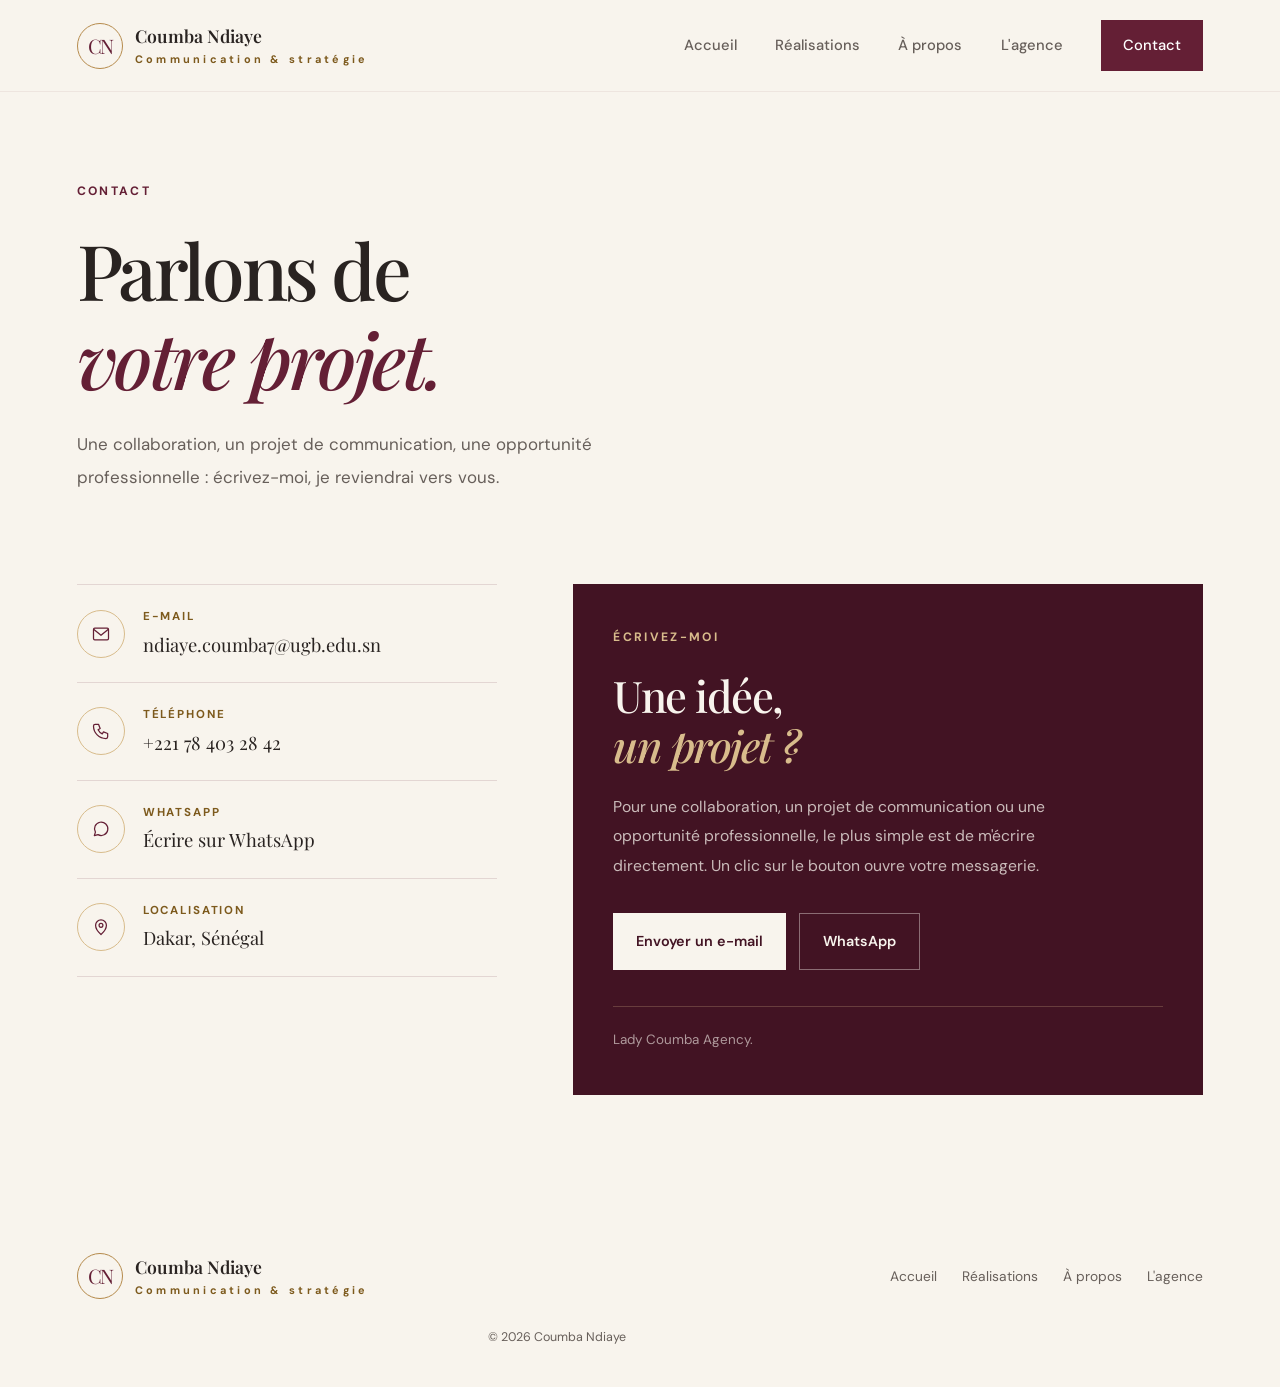
<file: pages/contact.html>
<!DOCTYPE html>
<html lang="fr">

<head>
    <meta charset="UTF-8">
    <meta name="viewport" content="width=device-width, initial-scale=1.0">

    <meta name="description"
        content="Contactez Coumba Ndiaye pour une collaboration, un projet de communication ou une opportunité professionnelle.">

    <meta name="theme-color" content="#f8f4ed">

    <title>Contact | Coumba Ndiaye</title>

    <link rel="preconnect" href="https://fonts.googleapis.com">
    <link rel="preconnect" href="https://fonts.gstatic.com" crossorigin>

    <link
        href="https://fonts.googleapis.com/css2?family=DM+Sans:wght@400;500;600;700&family=Playfair+Display:wght@400;500;600;700&display=swap"
        rel="stylesheet">

    <link rel="stylesheet" href="../style.css">
    <script src="../script.js" defer></script>
</head>

<body>

    <!-- HEADER -->
    <header class="header">
        <a href="../index.html" class="logo" aria-label="Accueil Coumba Ndiaye">
            <span class="logo-mark">CN</span>
            <span class="logo-text">
                <strong>Coumba Ndiaye</strong>
                <small>Communication & stratégie</small>
            </span>
        </a>

        <button class="menu-toggle" id="menu-toggle" aria-label="Ouvrir le menu" aria-expanded="false"
            aria-controls="navigation">
            <span></span>
            <span></span>
        </button>

        <nav class="navigation" id="navigation">
            <a href="../index.html">Accueil</a>
            <a href="realisations.html">Réalisations</a>
            <a href="apropos.html">À propos</a>
            <a href="agence.html">L'agence</a>
            <a href="contact.html" class="nav-cta active" aria-current="page">Contact</a>
        </nav>
    </header>

    <main>

        <!-- INTRODUCTION -->
        <section class="section-padding page-hero">
            <div class="page-hero-inner">
                <p class="eyebrow">CONTACT</p>

                <h1>
                    Parlons de<br>
                    <span>votre projet.</span>
                </h1>

                <p class="hero-description">
                    Une collaboration, un projet de communication, une opportunité
                    professionnelle : écrivez-moi, je reviendrai vers vous.
                </p>
            </div>
        </section>

        <!-- COORDONNEES ET FORMULAIRE -->
        <section class="section-padding contact-section">
            <div class="contact-layout">

                <aside class="contact-info" aria-label="Coordonnées">

                    <ul class="contact-list">

                        <li>
                            <span class="contact-icon" aria-hidden="true">
                                <svg viewBox="0 0 24 24" width="20" height="20" fill="none" stroke="currentColor"
                                    stroke-width="1.5" stroke-linecap="round" stroke-linejoin="round">
                                    <rect x="3" y="5" width="18" height="14" rx="1.5" />
                                    <path d="m3.5 6.5 8.5 7 8.5-7" />
                                </svg>
                            </span>
                            <div>
                                <small>E-mail</small>
                                <a href="mailto:ndiaye.coumba7@ugb.edu.sn">ndiaye.coumba7@ugb.edu.sn</a>
                            </div>
                        </li>

                        <li>
                            <span class="contact-icon" aria-hidden="true">
                                <svg viewBox="0 0 24 24" width="20" height="20" fill="none" stroke="currentColor"
                                    stroke-width="1.5" stroke-linecap="round" stroke-linejoin="round">
                                    <path
                                        d="M5 4h4l2 5-2.5 1.5a11 11 0 0 0 5 5L15 13l5 2v4a2 2 0 0 1-2 2A15 15 0 0 1 3 6a2 2 0 0 1 2-2Z" />
                                </svg>
                            </span>
                            <div>
                                <small>Téléphone</small>
                                <a href="tel:+221784032842">+221 78 403 28 42</a>
                            </div>
                        </li>

                        <li>
                            <span class="contact-icon" aria-hidden="true">
                                <svg viewBox="0 0 24 24" width="20" height="20" fill="none" stroke="currentColor"
                                    stroke-width="1.5" stroke-linecap="round" stroke-linejoin="round">
                                    <path d="M4 20l1.3-4.2A8 8 0 1 1 8.4 18.8L4 20Z" />
                                </svg>
                            </span>
                            <div>
                                <small>WhatsApp</small>
                                <a href="https://wa.me/221784032842" target="_blank" rel="noopener noreferrer">
                                    Écrire sur WhatsApp
                                </a>
                            </div>
                        </li>

                        <li>
                            <span class="contact-icon" aria-hidden="true">
                                <svg viewBox="0 0 24 24" width="20" height="20" fill="none" stroke="currentColor"
                                    stroke-width="1.5" stroke-linecap="round" stroke-linejoin="round">
                                    <path d="M12 21s-6.5-5.6-6.5-11a6.5 6.5 0 0 1 13 0C18.5 15.4 12 21 12 21Z" />
                                    <circle cx="12" cy="10" r="2.3" />
                                </svg>
                            </span>
                            <div>
                                <small>Localisation</small>
                                <span>Dakar, Sénégal</span>
                            </div>
                        </li>

                    </ul>

                </aside>

                <div class="contact-card">
                    <p class="eyebrow">ÉCRIVEZ-MOI</p>

                    <h2>
                        Une idée,<br>
                        <span>un projet ?</span>
                    </h2>

                    <p>
                        Pour une collaboration, un projet de communication ou une
                        opportunité professionnelle, le plus simple est de m'écrire
                        directement. Un clic sur le bouton ouvre votre messagerie.
                    </p>

                    <div class="contact-card-actions">
                        <a href="mailto:ndiaye.coumba7@ugb.edu.sn?subject=Prise%20de%20contact%20depuis%20le%20portfolio"
                            class="btn btn-light">
                            Envoyer un e-mail 
                        </a>

                        <a href="https://wa.me/221784032842" class="btn btn-secondary btn-outline-light"
                            target="_blank" rel="noopener noreferrer">
                            WhatsApp
                        </a>
                    </div>

                    <p class="contact-card-agency">
                        Lady Coumba Agency.
                    </p>
                </div>

            </div>
        </section>

    </main>

    <!-- FOOTER -->
    <footer class="footer">
        <a href="../index.html" class="logo">
            <span class="logo-mark">CN</span>
            <span class="logo-text">
                <strong>Coumba Ndiaye</strong>
                <small>Communication & stratégie</small>
            </span>
        </a>

        <div class="footer-links">
            <a href="../index.html">Accueil</a>
            <a href="realisations.html">Réalisations</a>
            <a href="apropos.html">À propos</a>
            <a href="agence.html">L'agence</a>
            
        </div>

        <p class="footer-copy">
            © <span id="year"></span> Coumba Ndiaye
        </p>
    </footer>

</body>

</html>
</file>
<file: style.css>
/* =========================================
   LADY COUMBA AGENCY
   Identité visuelle : crème, bordeaux et or
========================================= */

:root {
    --cream: #f8f4ed;
    --cream-dark: #eee6da;
    --white: #fffdf9;
    --burgundy: #641f35;
    --burgundy-dark: #421323;
    --burgundy-light: #853e53;
    --gold: #b58a4b;
    --gold-light: #d8bc8c;
    --text: #292321;
    --text-light: #756c67;
    --border: rgba(100, 31, 53, 0.14);

    --font-title: "Playfair Display", Georgia, serif;
    --font-body: "DM Sans", Arial, sans-serif;

    --container: 1240px;
    --page-padding: clamp(22px, 6vw, 88px);
    --transition: 0.3s ease;
}

/* RESET */

* {
    margin: 0;
    padding: 0;
    box-sizing: border-box;
}

html {
    scroll-behavior: smooth;
    scroll-padding-top: 100px;
}

body {
    background: var(--cream);
    color: var(--text);
    font-family: var(--font-body);
    line-height: 1.7;
    overflow-x: hidden;
    -webkit-font-smoothing: antialiased;
}

body,
button,
a {
    -webkit-tap-highlight-color: transparent;
}

img {
    display: block;
    max-width: 100%;
}

a {
    color: inherit;
    text-decoration: none;
}

button {
    font: inherit;
}

button,
a {
    touch-action: manipulation;
}

::selection {
    background: var(--burgundy);
    color: white;
}

.section-padding {
    padding-left: var(--page-padding);
    padding-right: var(--page-padding);
}

h1,
h2,
h3 {
    font-family: var(--font-title);
    font-weight: 500;
    line-height: 1.15;
}

h1 {
    font-size: clamp(3rem, 6vw, 6rem);
    letter-spacing: -0.045em;
}

h2 {
    font-size: clamp(2.2rem, 4.2vw, 4rem);
    letter-spacing: -0.035em;
}

h3 {
    font-size: 1.55rem;
}

p {
    overflow-wrap: break-word;
}

main {
    width: 100%;
}

main section {
    position: relative;
}

.eyebrow {
    color: var(--burgundy);
    font-size: 0.7rem;
    font-weight: 700;
    letter-spacing: 0.19em;
    line-height: 1.6;
    text-transform: uppercase;
}

h1 span,
h2 span {
    color: var(--burgundy);
    font-style: italic;
}

.text-link {
    display: inline-flex;
    align-items: center;
    gap: 12px;
    color: var(--burgundy);
    font-size: 0.9rem;
    font-weight: 700;
    transition: gap var(--transition);
}

.text-link span {
    font-size: 1.2rem;
    transition: transform var(--transition);
}

.text-link:hover {
    gap: 18px;
}

.text-link:hover span {
    transform: translateX(3px);
}

/* LOADER */

.loader {
    position: fixed;
    z-index: 9999;
    inset: 0;
    display: flex;
    align-items: center;
    justify-content: center;
    background: var(--burgundy-dark);
    color: var(--gold-light);
    transition:
        opacity 0.6s ease,
        visibility 0.6s ease;
}

.loader span {
    font-family: var(--font-title);
    font-size: 4rem;
    letter-spacing: -0.08em;
    animation: loader-pulse 1s ease-in-out infinite alternate;
}

.loader.loaded {
    opacity: 0;
    visibility: hidden;
    pointer-events: none;
}

@keyframes loader-pulse {
    from {
        opacity: 0.4;
        transform: scale(0.94);
    }

    to {
        opacity: 1;
        transform: scale(1);
    }
}

/* HEADER */

.header {
    position: sticky;
    top: 0;
    z-index: 1000;
    display: flex;
    align-items: center;
    justify-content: space-between;
    gap: 30px;
    min-height: 92px;
    padding: 16px var(--page-padding);
    background: rgba(248, 244, 237, 0.94);
    border-bottom: 1px solid rgba(100, 31, 53, 0.07);
    backdrop-filter: blur(18px);
    -webkit-backdrop-filter: blur(18px);
}

.logo {
    display: inline-flex;
    align-items: center;
    gap: 12px;
    flex-shrink: 0;
}

.logo-mark {
    display: grid;
    place-items: center;
    width: 46px;
    height: 46px;
    border: 1px solid var(--gold);
    border-radius: 50%;
    color: var(--burgundy);
    font-family: var(--font-title);
    font-size: 1.25rem;
    letter-spacing: -0.09em;
}

.logo-text {
    display: flex;
    flex-direction: column;
    line-height: 1.3;
}

.logo-text strong {
    font-family: var(--font-title);
    font-size: 1.1rem;
    font-weight: 600;
}

.logo-text small {
    margin-top: 4px;
    color: var(--gold);
    font-size: 0.58rem;
    font-weight: 700;
    letter-spacing: 0.3em;
}

.navigation {
    display: flex;
    align-items: center;
    gap: clamp(20px, 3vw, 42px);
}

.navigation a {
    position: relative;
    color: var(--text-light);
    font-size: 0.85rem;
    font-weight: 500;
    transition: color var(--transition);
}

.navigation a:not(.nav-cta)::after {
    position: absolute;
    right: 0;
    bottom: -7px;
    left: 0;
    height: 1px;
    background: var(--gold);
    content: "";
    transform: scaleX(0);
    transform-origin: left;
    transition: transform var(--transition);
}

.navigation a:hover,
.navigation a.active {
    color: var(--burgundy);
}

.navigation a:hover::after,
.navigation a.active::after {
    transform: scaleX(1);
}

.navigation .nav-cta {
    padding: 12px 21px;
    border: 1px solid var(--burgundy);
    color: var(--burgundy);
    transition:
        background var(--transition),
        color var(--transition);
}

.navigation .nav-cta:hover {
    background: var(--burgundy);
    color: white;
}

.menu-toggle {
    display: none;
    width: 44px;
    height: 44px;
    padding: 11px;
    border: 1px solid var(--border);
    background: transparent;
    cursor: pointer;
}

.menu-toggle span {
    display: block;
    width: 100%;
    height: 1px;
    margin: 5px 0;
    background: var(--burgundy);
    transition: transform var(--transition);
}

/* BUTTONS */

.btn {
    display: inline-flex;
    align-items: center;
    justify-content: center;
    gap: 13px;
    min-height: 54px;
    padding: 15px 23px;
    font-size: 0.84rem;
    font-weight: 600;
    text-align: center;
    transition:
        transform var(--transition),
        background var(--transition),
        color var(--transition),
        border-color var(--transition);
}

.btn:hover {
    transform: translateY(-3px);
}

.btn span {
    font-size: 1.1rem;
}

.btn-primary {
    background: var(--burgundy);
    color: white;
}

.btn-primary:hover {
    background: var(--burgundy-dark);
}

.btn-secondary {
    border: 1px solid var(--border);
    color: var(--burgundy);
}

.btn-secondary:hover {
    border-color: var(--burgundy);
    background: var(--white);
}

.btn-light {
    background: var(--cream);
    color: var(--burgundy-dark);
}

.btn-light:hover {
    background: white;
}

/* HERO */

.hero {
    display: grid;
    grid-template-columns: 1.05fr 0.95fr;
    align-items: center;
    gap: clamp(45px, 7vw, 100px);
    max-width: 1600px;
    min-height: 690px;
    margin: auto;
    padding-top: 75px;
    padding-bottom: 100px;
}

.hero-content {
    position: relative;
    z-index: 2;
    max-width: 680px;
    animation: rise-in 0.9s ease both;
}

.hero-content .eyebrow {
    margin-bottom: 26px;
}

.hero-content h1 {
    margin-bottom: 26px;
}

.hero-description {
    max-width: 540px;
    color: var(--text-light);
    font-size: 1rem;
    line-height: 1.95;
}

.hero-actions {
    display: flex;
    flex-wrap: wrap;
    gap: 13px;
    margin-top: 34px;
}

.hero-signature {
    display: flex;
    align-items: center;
    gap: 13px;
    margin-top: 40px;
}


.hero-signature p {
    color: var(--text-light);
    font-size: 0.78rem;
}

.hero-visual {
    position: relative;
    width: 100%;
    max-width: 470px;
    margin: 0 auto;
    animation: rise-in 1s 0.15s ease both;
}

.hero-frame {
    position: relative;
    z-index: 1;
    overflow: hidden;
    width: 100%;
    aspect-ratio: 0.79;
    border-radius: 220px 220px 5px 5px;
    background: var(--cream-dark);
}

.hero-frame::after {
    position: absolute;
    inset: 14px;
    z-index: 2;
    border: 1px solid rgba(216, 188, 140, 0.8);
    border-radius: 210px 210px 2px 2px;
    content: "";
    pointer-events: none;
}

.hero-portrait {
    position: absolute;
    inset: 0;
    display: block;
    width: 100%;
    height: 100%;
    object-fit: cover;
    object-position: center top;
    z-index: 1;
}

.portrait-placeholder {
    position: absolute;
    inset: 0;
    display: none;
    flex-direction: column;
    align-items: center;
    justify-content: center;
    gap: 8px;
    padding: 25px;
    background:
        radial-gradient(circle at 50% 35%, rgba(181, 138, 75, 0.15), transparent 45%),
        var(--cream-dark);
    color: var(--burgundy);
    text-align: center;
    z-index: 2;
}

.portrait-placeholder span {
    font-family: var(--font-title);
    font-size: clamp(5rem, 9vw, 8rem);
    line-height: 1;
    letter-spacing: -0.1em;
}

.portrait-placeholder p {
    font-family: var(--font-title);
    font-size: 1.15rem;
}

.portrait-placeholder small {
    color: var(--text-light);
    font-size: 0.7rem;
}

.portrait-caption {
    position: absolute;
    z-index: 3;
    right: 30px;
    bottom: 28px;
    left: 30px;
    display: flex;
    align-items: center;
    gap: 10px;
    padding: 15px 17px;
    background: rgba(248, 244, 237, 0.93);
    font-size: 0.73rem;
    font-weight: 600;
    backdrop-filter: blur(10px);
}

.caption-dot {
    width: 7px;
    height: 7px;
    flex-shrink: 0;
    border-radius: 50%;
    background: var(--gold);
}

.floating-card {
    position: absolute;
    z-index: 4;
    right: -35px;
    bottom: 95px;
    display: flex;
    align-items: center;
    gap: 13px;
    max-width: 285px;
    padding: 18px;
    background: var(--white);
    box-shadow: 0 15px 45px rgba(48, 25, 28, 0.1);
    animation: float 5s ease-in-out infinite;
}

.floating-icon {
    display: grid;
    place-items: center;
    width: 42px;
    height: 42px;
    flex-shrink: 0;
    background: var(--cream);
    color: var(--gold);
    font-size: 1.5rem;
}

.floating-card strong {
    display: block;
    color: var(--burgundy);
    font-family: var(--font-title);
    font-size: 0.95rem;
}

.floating-card p {
    margin-top: 3px;
    color: var(--text-light);
    font-size: 0.69rem;
    line-height: 1.5;
}

.hero-decoration {
    position: absolute;
    border: 1px solid var(--gold-light);
    pointer-events: none;
}

.decoration-one {
    top: -28px;
    right: -20px;
    width: 105px;
    height: 105px;
    border-radius: 50%;
}

.decoration-two {
    bottom: -24px;
    left: -24px;
    width: 75px;
    height: 75px;
    transform: rotate(45deg);
}

/* AGENCY STRIP */

.agency-strip {
    padding: 24px var(--page-padding);
    background: var(--burgundy);
    color: var(--cream);
}

.agency-strip-inner {
    display: flex;
    align-items: center;
    justify-content: space-between;
    gap: 22px;
    max-width: var(--container);
    margin: auto;
}

.agency-strip-inner p {
    font-size: 0.67rem;
    font-weight: 600;
    letter-spacing: 0.16em;
}

.agency-strip-inner span {
    width: 5px;
    height: 5px;
    flex-shrink: 0;
    border-radius: 50%;
    background: var(--gold-light);
}

/* INTRODUCTION */

.intro {
    padding-top: 130px;
    padding-bottom: 130px;
}

.section-heading {
    max-width: var(--container);
    margin: 0 auto 65px;
}

.section-heading .eyebrow {
    margin-bottom: 20px;
}

.section-heading h2 {
    max-width: 760px;
}

.intro-grid {
    display: grid;
    grid-template-columns: 0.8fr 1.2fr;
    gap: clamp(35px, 9vw, 150px);
    max-width: var(--container);
    margin: auto;
    padding-top: 34px;
    border-top: 1px solid var(--border);
}

.intro-label {
    display: flex;
    flex-direction: column;
    gap: 20px;
}

.section-number {
    color: var(--gold);
    font-size: 0.72rem;
    font-weight: 700;
    letter-spacing: 0.12em;
}

.intro-label p {
    max-width: 220px;
    color: var(--burgundy);
    font-family: var(--font-title);
    font-size: 1.5rem;
    line-height: 1.4;
}

.intro-text>p {
    margin-bottom: 22px;
    color: var(--text-light);
    font-size: 0.98rem;
    line-height: 2;
}

.intro-text .text-link {
    margin-top: 12px;
}

/* SERVICES */

.services {
    padding-top: 110px;
    padding-bottom: 115px;
    background: var(--cream-dark);
}

.services-header,
.projects-header {
    display: flex;
    align-items: flex-end;
    justify-content: space-between;
    gap: 40px;
    max-width: var(--container);
    margin: 0 auto 55px;
}

.services-header .eyebrow,
.projects-header .eyebrow {
    margin-bottom: 18px;
}

.services-header h2,
.projects-header h2 {
    max-width: 700px;
}

.services-intro {
    max-width: 340px;
    color: var(--text-light);
    font-size: 0.9rem;
    line-height: 1.9;
}

.services-grid {
    display: grid;
    grid-template-columns: repeat(4, minmax(0, 1fr));
    max-width: var(--container);
    margin: auto;
    border-top: 1px solid rgba(100, 31, 53, 0.16);
    border-left: 1px solid rgba(100, 31, 53, 0.16);
}

.service-card {
    position: relative;
    min-height: 300px;
    padding: 28px 24px;
    border-right: 1px solid rgba(100, 31, 53, 0.16);
    border-bottom: 1px solid rgba(100, 31, 53, 0.16);
    background: transparent;
    transition:
        background var(--transition),
        transform var(--transition);
}

.service-card:hover {
    z-index: 1;
    background: var(--white);
    transform: translateY(-5px);
}

.service-number {
    color: var(--gold);
    font-size: 0.7rem;
    font-weight: 700;
    letter-spacing: 0.1em;
}

.service-icon {
    display: grid;
    place-items: center;
    width: 52px;
    height: 52px;
    margin: 35px 0 23px;
    border: 1px solid var(--gold-light);
    border-radius: 50%;
    color: var(--burgundy);
    font-family: var(--font-title);
    font-size: 1.5rem;
}

.service-card h3 {
    margin-bottom: 13px;
    font-size: 1.28rem;
}

.service-card p {
    color: var(--text-light);
    font-size: 0.8rem;
    line-height: 1.85;
}

.agency-note {
    max-width: var(--container);
    margin: 18px auto 0;
    color: var(--text-light);
    font-size: 0.73rem;
}

/* PROJECTS */

.projects {
    padding-top: 125px;
    padding-bottom: 130px;
}

.projects-header {
    align-items: flex-end;
}

.projects-header>.text-link {
    flex-shrink: 0;
    margin-bottom: 8px;
}

.projects-grid {
    display: grid;
    grid-template-columns: repeat(2, minmax(0, 1fr));
    gap: 38px 25px;
    max-width: var(--container);
    margin: auto;
}

.project-card {
    display: block;
    min-width: 0;
}

.project-large {
    grid-column: 1 / -1;
}

.project-image {
    position: relative;
    display: flex;
    align-items: flex-end;
    overflow: hidden;
    aspect-ratio: 1.35;
    background:
        radial-gradient(circle at 75% 30%, rgba(216, 188, 140, 0.45), transparent 35%),
        linear-gradient(135deg, #ead9c5, #b99482);
}

.project-large .project-image {
    aspect-ratio: 2.05;
}

.project-image-jda {
    background:
        radial-gradient(circle at 30% 30%, rgba(216, 188, 140, 0.35), transparent 30%),
        linear-gradient(135deg, #d8c4b1, #9a7c7b);
}

.project-image-digital {
    background:
        radial-gradient(circle at 75% 25%, rgba(216, 188, 140, 0.4), transparent 30%),
        linear-gradient(135deg, #d6c2b2, #b18a90);
}

.project-image img {
    position: absolute;
    inset: 0;
    width: 100%;
    height: 100%;
    object-fit: cover;
    transition: transform 0.7s ease;
}

.project-card:hover .project-image img {
    transform: scale(1.045);
}

.project-category {
    position: relative;
    z-index: 2;
    margin: 20px;
    padding: 9px 13px;
    background: rgba(248, 244, 237, 0.94);
    color: var(--burgundy);
    font-size: 0.68rem;
    font-weight: 600;
    backdrop-filter: blur(8px);
}

.project-info {
    display: flex;
    align-items: flex-start;
    justify-content: space-between;
    gap: 20px;
    padding: 22px 0;
    border-bottom: 1px solid var(--border);
}

.project-info h3 {
    margin-bottom: 8px;
    font-size: 1.55rem;
    transition: color var(--transition);
}

.project-card:hover .project-info h3 {
    color: var(--burgundy);
}

.project-info p {
    color: var(--text-light);
    font-size: 0.82rem;
    line-height: 1.7;
}

.project-arrow {
    display: grid;
    place-items: center;
    width: 38px;
    height: 38px;
    flex-shrink: 0;
    border: 1px solid var(--border);
    border-radius: 50%;
    color: var(--burgundy);
    transition:
        background var(--transition),
        color var(--transition);
}

.project-card:hover .project-arrow {
    background: var(--burgundy);
    color: white;
}

/* AGENCY CTA */

.agency-cta {
    display: flex;
    align-items: center;
    justify-content: space-between;
    gap: 40px;
    overflow: hidden;
    min-height: 430px;
    padding-top: 85px;
    padding-bottom: 85px;
    background: var(--burgundy-dark);
    color: var(--cream);
}

.agency-cta-content {
    position: relative;
    z-index: 2;
    max-width: 680px;
}

.agency-cta .eyebrow {
    margin-bottom: 25px;
    color: var(--gold-light);
}

.agency-cta h2 {
    margin-bottom: 24px;
}

.agency-cta h2 span {
    color: var(--gold-light);
}

.agency-cta-content>p:not(.eyebrow) {
    max-width: 510px;
    margin-bottom: 30px;
    color: rgba(248, 244, 237, 0.75);
    font-size: 0.92rem;
    line-height: 1.9;
}

.cta-monogram {
    flex-shrink: 0;
    color: rgba(216, 188, 140, 0.12);
    font-family: var(--font-title);
    font-size: clamp(10rem, 24vw, 23rem);
    line-height: 0.8;
    letter-spacing: -0.13em;
    user-select: none;
}

/* FOOTER */

.footer {
    display: grid;
    grid-template-columns: 1fr 1fr;
    align-items: center;
    gap: 28px;
    padding: 38px var(--page-padding);
    background: var(--cream);
}

.footer>p {
    color: var(--text-light);
    font-size: 0.78rem;
}

.footer-links {
    display: flex;
    flex-wrap: wrap;
    gap: 25px;
    justify-content: flex-end;
}

.footer-links a {
    color: var(--text-light);
    font-size: 0.78rem;
    transition: color var(--transition);
}

.footer-links a:hover {
    color: var(--burgundy);
}

.footer .footer-copy {
    justify-self: end;
    font-size: 0.7rem;
}

.footer-logo {
    justify-self: start;
}

/* ANIMATIONS */

@keyframes rise-in {
    from {
        opacity: 0;
        transform: translateY(25px);
    }

    to {
        opacity: 1;
        transform: translateY(0);
    }
}

@keyframes float {

    0%,
    100% {
        transform: translateY(0);
    }

    50% {
        transform: translateY(-8px);
    }
}

.reveal {
    opacity: 0;
    transform: translateY(25px);
    transition:
        opacity 0.7s ease,
        transform 0.7s ease;
}

.reveal.visible {
    opacity: 1;
    transform: translateY(0);
}

/* ACCESSIBILITÉ */

:focus-visible {
    outline: 2px solid var(--gold);
    outline-offset: 4px;
}

@media (prefers-reduced-motion: reduce) {

    *,
    *::before,
    *::after {
        scroll-behavior: auto !important;
        animation-duration: 0.01ms !important;
        animation-iteration-count: 1 !important;
        transition-duration: 0.01ms !important;
    }

    .reveal {
        opacity: 1;
        transform: none;
    }
}

/* TABLETTES */

@media (max-width: 1050px) {
    :root {
        --page-padding: 5vw;
    }

    .hero {
        gap: 40px;
        min-height: 600px;
    }

    .hero h1 {
        font-size: clamp(3rem, 6vw, 4.8rem);
    }

    .floating-card {
        right: -12px;
        bottom: 70px;
    }

    .services-grid {
        grid-template-columns: repeat(2, minmax(0, 1fr));
    }

    .service-card {
        min-height: 270px;
    }

    .services-header,
    .projects-header {
        gap: 30px;
    }
}

/* MOBILES */

@media (max-width: 760px) {
    :root {
        --page-padding: 23px;
    }

    .header {
        min-height: 76px;
        gap: 15px;
    }

    .logo-mark {
        width: 40px;
        height: 40px;
        font-size: 1.1rem;
    }

    .logo-text strong {
        font-size: 1rem;
    }

    .menu-toggle {
        display: block;
        position: relative;
        z-index: 1002;
    }

    .menu-toggle[aria-expanded="true"] span:first-child {
        transform: translateY(3px) rotate(45deg);
    }

    .menu-toggle[aria-expanded="true"] span:last-child {
        transform: translateY(-3px) rotate(-45deg);
    }

    .navigation {
        position: absolute;
        top: calc(100% - 1px);
        right: 0;
        left: 0;
        display: flex;
        flex-direction: column;
        align-items: stretch;
        gap: 0;
        padding: 10px var(--page-padding) 24px;
        border-bottom: 1px solid var(--border);
        background: var(--cream);
        opacity: 0;
        visibility: hidden;
        transform: translateY(-8px);
        transition:
            opacity var(--transition),
            visibility var(--transition),
            transform var(--transition);
    }

    .navigation.open {
        opacity: 1;
        visibility: visible;
        transform: translateY(0);
    }

    .navigation a {
        padding: 14px 0;
        border-bottom: 1px solid var(--border);
    }

    .navigation a::after {
        display: none;
    }

    .navigation .nav-cta {
        margin-top: 15px;
        padding: 12px 16px;
        border: 1px solid var(--burgundy);
        text-align: center;
    }

    .hero {
        grid-template-columns: 1fr;
        gap: 55px;
        min-height: auto;
        padding-top: 65px;
        padding-bottom: 85px;
    }

    .hero-content h1 {
        font-size: clamp(2.9rem, 12vw, 4.5rem);
    }

    .hero-description {
        font-size: 0.92rem;
    }

    .hero-actions {
        align-items: stretch;
        flex-direction: column;
    }

    .hero-actions .btn {
        width: 100%;
    }

    .hero-signature {
        margin-top: 28px;
    }

    .hero-visual {
        width: 86%;
        max-width: 390px;
    }

    .floating-card {
        right: -22px;
        bottom: 55px;
        max-width: 245px;
        padding: 13px;
    }

    .floating-card strong {
        font-size: 0.85rem;
    }

    .floating-card p {
        font-size: 0.65rem;
    }

    .agency-strip {
        padding-top: 24px;
        padding-bottom: 24px;
    }

    .agency-strip-inner {
        flex-wrap: wrap;
        justify-content: center;
        gap: 14px 17px;
    }

    .agency-strip-inner p {
        font-size: 0.59rem;
        letter-spacing: 0.1em;
    }

    .agency-strip-inner span {
        width: 4px;
        height: 4px;
    }

    .intro,
    .projects {
        padding-top: 85px;
        padding-bottom: 85px;
    }

    .section-heading {
        margin-bottom: 40px;
    }

    .intro-grid {
        grid-template-columns: 1fr;
        gap: 30px;
        padding-top: 25px;
    }

    .intro-label {
        gap: 10px;
    }

    .intro-label p {
        max-width: none;
        font-size: 1.3rem;
    }

    .intro-text>p {
        font-size: 0.91rem;
    }

    .services {
        padding-top: 85px;
        padding-bottom: 85px;
    }

    .services-header,
    .projects-header {
        align-items: flex-start;
        flex-direction: column;
        gap: 22px;
        margin-bottom: 38px;
    }

    .services-intro {
        max-width: none;
    }

    .services-grid {
        grid-template-columns: 1fr;
    }

    .service-card {
        min-height: 0;
        padding: 25px;
    }

    .service-icon {
        margin: 23px 0 18px;
    }

    .project-large {
        grid-column: auto;
    }

    .projects-grid {
        grid-template-columns: 1fr;
        gap: 28px;
    }

    .project-image,
    .project-large .project-image {
        aspect-ratio: 1.25;
    }

    .project-info {
        padding: 18px 0;
    }

    .project-info h3 {
        font-size: 1.35rem;
    }

    .agency-cta {
        align-items: flex-start;
        min-height: auto;
        padding-top: 75px;
        padding-bottom: 75px;
    }

    .cta-monogram {
        position: absolute;
        right: 5px;
        bottom: 15px;
        font-size: 11rem;
    }

    .agency-cta-content {
        max-width: 100%;
    }

    .agency-cta-content>p:not(.eyebrow) {
        font-size: 0.86rem;
    }

    .agency-cta .btn {
        position: relative;
        z-index: 2;
    }

    .footer {
        grid-template-columns: 1fr;
        gap: 22px;
        padding-top: 32px;
        padding-bottom: 32px;
    }

    .footer-links {
        justify-content: flex-start;
        gap: 20px;
    }

    .footer .footer-copy {
        justify-self: start;
    }
}

/* PETITS MOBILES */

@media (max-width: 380px) {
    :root {
        --page-padding: 18px;
    }

    .hero-content h1 {
        font-size: 2.7rem;
    }

    .hero-visual {
        width: 88%;
    }

    .floating-card {
        right: -15px;
        max-width: 220px;
    }

    .agency-strip-inner {
        gap: 12px;
    }

    .agency-strip-inner p {
        font-size: 0.54rem;
    }

    .project-category {
        margin: 12px;
        font-size: 0.61rem;
    }
}

/* =========================================
   PAGE RÉALISATIONS
========================================= */

.page-hero {
    padding-top: 90px;
    padding-bottom: 70px;
}

.page-hero-inner {
    max-width: var(--container);
    margin: auto;
}

.page-hero-inner .eyebrow {
    margin-bottom: 24px;
}

.page-hero-inner h1 {
    margin-bottom: 26px;
}

.realisation-nav {
    display: flex;
    flex-wrap: wrap;
    gap: 10px;
    margin-top: 44px;
}

.realisation-nav a {
    padding: 10px 18px;
    border: 1px solid var(--border);
    color: var(--burgundy);
    font-size: 0.8rem;
    font-weight: 600;
    transition:
        background var(--transition),
        color var(--transition),
        border-color var(--transition);
}

.realisation-nav a:hover {
    border-color: var(--burgundy);
    background: var(--burgundy);
    color: white;
}

/* Sections de réalisations */

.case-section {
    padding-top: 100px;
    padding-bottom: 100px;
    border-top: 1px solid var(--border);
}

.case-alt {
    background: var(--cream-dark);
}

.case {
    display: grid;
    grid-template-columns: 1fr 1fr;
    align-items: center;
    gap: clamp(35px, 6vw, 90px);
    max-width: var(--container);
    margin: auto;
}

.case-reverse .case-text {
    order: 2;
}

.case-text .eyebrow {
    margin-bottom: 18px;
}

.case-text h2 {
    margin-bottom: 26px;
    font-size: clamp(2rem, 3.4vw, 3.2rem);
}

.case-role {
    color: var(--burgundy);
    font-family: var(--font-title);
    font-size: 1.15rem;
    font-style: italic;
    line-height: 1.4;
}

.case-period {
    display: inline-block;
    margin: 8px 0 22px;
    padding: 4px 12px;
    border: 1px solid var(--gold-light);
    color: var(--gold);
    font-size: 0.68rem;
    font-weight: 700;
    letter-spacing: 0.12em;
    text-transform: uppercase;
}

.case-text>p:not(.eyebrow):not(.case-role):not(.case-period) {
    color: var(--text-light);
    font-size: 0.95rem;
    line-height: 1.95;
}

.case-list {
    display: grid;
    gap: 12px;
    margin-top: 24px;
    list-style: none;
}

.case-list li {
    position: relative;
    padding-left: 24px;
    color: var(--text);
    font-size: 0.88rem;
    line-height: 1.7;
}

.case-list li::before {
    position: absolute;
    top: 0.72em;
    left: 0;
    width: 7px;
    height: 7px;
    background: var(--gold);
    content: "";
    transform: rotate(45deg);
}

.tag-list {
    display: flex;
    flex-wrap: wrap;
    gap: 8px;
    margin-top: 26px;
}

.tag {
    padding: 6px 13px;
    border: 1px solid var(--gold-light);
    color: var(--burgundy);
    font-size: 0.72rem;
    font-weight: 600;
}

/* Visuels */

.media-grid {
    display: grid;
    grid-template-columns: repeat(2, minmax(0, 1fr));
    gap: 16px;
}

.media-frame {
    position: relative;
    overflow: hidden;
    aspect-ratio: 0.8;
    background:
        radial-gradient(circle at 75% 25%, rgba(216, 188, 140, 0.45), transparent 35%),
        linear-gradient(135deg, #ead9c5, #b99482);
}

.media-frame.wide {
    grid-column: 1 / -1;
    aspect-ratio: 1.6;
}

.media-frame:nth-child(even):not(.wide) {
    background:
        radial-gradient(circle at 30% 30%, rgba(216, 188, 140, 0.35), transparent 30%),
        linear-gradient(135deg, #d8c4b1, #9a7c7b);
}

.media-frame img {
    position: absolute;
    inset: 0;
    width: 100%;
    height: 100%;
    object-fit: cover;
    transition: transform 0.7s ease;
}

.media-frame:hover img {
    transform: scale(1.04);
}

.media-frame::after {
    position: absolute;
    inset: 10px;
    z-index: 2;
    border: 1px solid rgba(216, 188, 140, 0.8);
    content: "";
    pointer-events: none;
}

.media-label {
    position: absolute;
    z-index: 3;
    bottom: 20px;
    left: 20px;
    padding: 8px 12px;
    background: rgba(248, 244, 237, 0.94);
    color: var(--burgundy);
    font-size: 0.66rem;
    font-weight: 600;
    backdrop-filter: blur(8px);
}

/* Engagement associatif */

.case-intro {
    max-width: var(--container);
    margin: 0 auto 50px;
}

.case-intro .eyebrow {
    margin-bottom: 18px;
}

.assoc-grid {
    display: grid;
    grid-template-columns: repeat(2, minmax(0, 1fr));
    gap: 25px;
    max-width: var(--container);
    margin: auto;
}

.assoc-card {
    padding: 34px 30px;
    border: 1px solid var(--border);
    background: var(--white);
    transition: transform var(--transition);
}

.assoc-card:hover {
    transform: translateY(-4px);
}

.assoc-card .case-period {
    margin-top: 0;
}

.assoc-card h3 {
    margin-bottom: 6px;
}

.assoc-card>p:last-child {
    margin-top: 16px;
    color: var(--text-light);
    font-size: 0.88rem;
    line-height: 1.85;
}

/* Bouton secondaire sur fond sombre */

.btn-outline-light {
    border-color: rgba(248, 244, 237, 0.4);
    color: var(--cream);
}

.btn-outline-light:hover {
    border-color: var(--cream);
    background: transparent;
}

.agency-cta .hero-actions {
    margin-top: 0;
}

/* Réalisations : tablettes et mobiles */

@media (max-width: 900px) {
    .case {
        grid-template-columns: 1fr;
    }

    .case-reverse .case-text {
        order: 0;
    }
}

@media (max-width: 760px) {
    .page-hero {
        padding-top: 60px;
        padding-bottom: 45px;
    }

    .realisation-nav {
        margin-top: 32px;
    }

    .case-section {
        padding-top: 70px;
        padding-bottom: 70px;
    }

    .assoc-grid {
        grid-template-columns: 1fr;
    }

    .assoc-card {
        padding: 26px 22px;
    }

    .media-label {
        bottom: 14px;
        left: 14px;
    }

    .agency-cta .hero-actions {
        flex-direction: column;
        align-items: stretch;
    }
}


/* =========================================
   RÉALISATIONS : VIDÉOS, PHOTOS, ATTESTATION
========================================= */

/* Vidéos */

.video-stack {
    display: grid;
    gap: 26px;
}

.video-grid {
    display: grid;
    grid-template-columns: repeat(3, minmax(0, 1fr));
    gap: 28px;
    max-width: var(--container);
    margin: auto;
    align-items: start;
}

.video-card {
    min-width: 0;
}

.video-card video {
    display: block;
    width: 100%;
    max-height: 560px;
    object-fit: contain;
    background: var(--burgundy-dark);
}

.video-card figcaption {
    margin-top: 12px;
    color: var(--text-light);
    font-size: 0.78rem;
    line-height: 1.6;
}

.video-grid .video-card figcaption strong {
    display: block;
    color: var(--burgundy);
    font-family: var(--font-title);
    font-size: 1.15rem;
    font-weight: 500;
}

.video-card.is-missing video {
    display: none;
}

.video-card.is-missing::before {
    display: grid;
    place-items: center;
    aspect-ratio: 1.78;
    background:
        radial-gradient(circle at 75% 25%, rgba(216, 188, 140, 0.45), transparent 35%),
        linear-gradient(135deg, #ead9c5, #b99482);
    color: var(--burgundy);
    content: "Vidéo à venir";
    font-family: var(--font-title);
    font-size: 1.1rem;
}

.case-intro-text {
    max-width: 560px;
    margin-top: 20px;
    color: var(--text-light);
    font-size: 0.95rem;
    line-height: 1.9;
}

/* Photos */

.photo-grid {
    columns: 2;
    column-gap: 16px;
    max-width: 980px;
    margin: auto;
}

.photo-item {
    position: relative;
    display: block;
    overflow: hidden;
    width: 100%;
    margin: 0 0 16px;
    padding: 0;
    border: 0;
    background: var(--cream-dark);
    break-inside: avoid;
    cursor: zoom-in;
}

.photo-item img {
    width: 100%;
    height: auto;
    transition: transform 0.7s ease;
}

.photo-item:hover img {
    transform: scale(1.04);
}

.photo-item.is-missing,
.attestation-thumb.is-missing {
    aspect-ratio: 0.8;
    background:
        radial-gradient(circle at 75% 25%, rgba(216, 188, 140, 0.45), transparent 35%),
        linear-gradient(135deg, #ead9c5, #b99482);
    cursor: default;
}

.photo-item.is-missing img,
.attestation-thumb.is-missing img {
    display: none;
}

/* Attestation */

.attestation {
    display: grid;
    grid-template-columns: minmax(0, 340px) 1fr;
    align-items: center;
    gap: clamp(28px, 5vw, 70px);
    max-width: var(--container);
    margin: 70px auto 0;
    padding-top: 50px;
    border-top: 1px solid var(--border);
}

.attestation-thumb {
    display: block;
    padding: 0;
    border: 1px solid var(--border);
    background: var(--white);
    box-shadow: 0 15px 45px rgba(48, 25, 28, 0.1);
    cursor: zoom-in;
    transition: transform var(--transition);
}

.attestation-thumb:hover {
    transform: translateY(-4px);
}

.attestation-thumb.is-missing {
    aspect-ratio: 1.4;
}

.attestation-text .eyebrow {
    margin-bottom: 14px;
}

.attestation-text h3 {
    margin-bottom: 14px;
}

.attestation-text>p:not(.eyebrow) {
    max-width: 520px;
    margin-bottom: 20px;
    color: var(--text-light);
    font-size: 0.92rem;
    line-height: 1.9;
}

/* Agrandissement des images */

.lightbox {
    width: 100vw;
    max-width: none;
    height: 100vh;
    max-height: none;
    margin: 0;
    padding: 4vh 4vw;
    border: 0;
    background: rgba(33, 11, 20, 0.92);
}

.lightbox[open] {
    display: flex;
    align-items: center;
    justify-content: center;
}

.lightbox img {
    max-width: 100%;
    max-height: 100%;
    object-fit: contain;
}

.lightbox-close {
    position: absolute;
    top: 18px;
    right: 22px;
    width: 46px;
    height: 46px;
    border: 1px solid rgba(248, 244, 237, 0.4);
    border-radius: 50%;
    background: transparent;
    color: var(--cream);
    font-size: 1.7rem;
    line-height: 1;
    cursor: pointer;
}

.lightbox-close:hover {
    background: rgba(248, 244, 237, 0.12);
}

@media (max-width: 900px) {
    .video-grid {
        grid-template-columns: repeat(2, minmax(0, 1fr));
    }

    .photo-grid {
        columns: 2;
    }

    .attestation {
        grid-template-columns: 1fr;
    }

    .attestation-thumb {
        max-width: 380px;
    }
}

@media (max-width: 760px) {
    .video-grid {
        grid-template-columns: 1fr;
    }

    .photo-grid {
        column-gap: 10px;
    }

    .photo-item {
        margin-bottom: 10px;
    }

    .attestation {
        margin-top: 50px;
        padding-top: 36px;
    }
}


/* Logo ENDA et attestation seule */

.logo-card {
    display: grid;
    place-items: center;
    padding: 28px;
    border: 1px solid var(--border);
    background: #fff;
}

.logo-card img {
    width: auto;
    max-width: 100%;
    height: 130px;
    object-fit: contain;
}

.attestation-solo {
    grid-template-columns: minmax(0, 520px) 1fr;
    margin-top: 0;
    padding-top: 0;
    border-top: 0;
}

@media (max-width: 900px) {
    .attestation-solo {
        grid-template-columns: 1fr;
    }

    .attestation-solo .attestation-thumb {
        max-width: 520px;
    }
}


/* Visuels verticaux (kakémonos) */

button.media-frame {
    display: block;
    width: 100%;
    padding: 0;
    border: 0;
    cursor: zoom-in;
    text-align: left;
}

button.media-frame.is-missing {
    cursor: default;
}

.media-frame.tall {
    aspect-ratio: 0.425;
    background: var(--white);
    box-shadow: 0 15px 45px rgba(48, 25, 28, 0.1);
}

.media-frame.tall img {
    object-fit: contain;
}

.media-frame.tall.is-missing {
    background:
        radial-gradient(circle at 75% 25%, rgba(216, 188, 140, 0.45), transparent 35%),
        linear-gradient(135deg, #ead9c5, #b99482);
}

.media-grid-tall {
    max-width: 600px;
    margin-inline: auto;
    gap: 22px;
}

@media (max-width: 900px) {
    .media-grid-tall {
        max-width: 520px;
    }
}

@media (max-width: 480px) {
    .media-grid-tall {
        gap: 12px;
    }

    .media-frame.tall .media-label {
        right: 10px;
        bottom: 10px;
        left: 10px;
        padding: 6px 9px;
        font-size: 0.58rem;
    }
}


/* Visuels affichés en entier, sans rognage (carrés ou presque) */

.media-grid-natural {
    align-items: center;
}

.media-frame.natural {
    aspect-ratio: auto;
    min-height: 220px;
}

.media-frame.natural img {
    position: static;
    height: auto;
}


/* =========================================
   PAGE À PROPOS : PORTRAIT ET REPÈRES
========================================= */

.about-intro {
    padding-top: 80px;
    padding-bottom: 100px;
}

.about-intro-grid {
    display: grid;
    grid-template-columns: 1.1fr 0.9fr;
    align-items: center;
    gap: clamp(40px, 7vw, 100px);
    max-width: var(--container);
    margin: auto;
    animation: rise-in 0.9s ease both;
}

.about-intro-text .eyebrow {
    margin-bottom: 24px;
}

.about-intro-text h1 {
    margin-bottom: 26px;
}

.about-portrait {
    position: relative;
    isolation: isolate;
    justify-self: center;
    width: 100%;
    max-width: 420px;
    aspect-ratio: 0.85;
    background: var(--cream-dark);
}

.about-portrait::before {
    position: absolute;
    inset: 18px -18px -18px 18px;
    z-index: -1;
    border: 1px solid var(--gold-light);
    content: "";
}

.about-portrait img,
.about-portrait-fallback {
    position: absolute;
    inset: 0;
    width: 100%;
    height: 100%;
}

.about-portrait img {
    object-fit: cover;
    object-position: center top;
}

.about-portrait-fallback {
    display: grid;
    place-items: center;
    background:
        radial-gradient(circle at 50% 35%, rgba(181, 138, 75, 0.18), transparent 45%),
        var(--cream-dark);
    color: var(--burgundy);
    font-family: var(--font-title);
    font-size: 6rem;
    letter-spacing: -0.1em;
}

/* Repères : formation, langues, outils */

.facts-grid {
    display: grid;
    grid-template-columns: repeat(4, minmax(0, 1fr));
    gap: 20px;
    max-width: var(--container);
    margin: 65px auto 0;
}

.fact-card {
    padding: 28px 24px;
    border: 1px solid var(--border);
    background: var(--white);
}

.fact-card .eyebrow {
    color: var(--gold);
}

.fact-card h3 {
    margin: 14px 0 10px;
    font-size: 1.15rem;
    line-height: 1.4;
}

.fact-card>p:last-child {
    color: var(--text-light);
    font-size: 0.82rem;
    line-height: 1.7;
}

.fact-card .tag-list {
    margin-top: 16px;
}

.fact-list {
    margin-top: 12px;
    list-style: none;
}

.fact-list li {
    display: flex;
    align-items: baseline;
    justify-content: space-between;
    gap: 12px;
    padding: 9px 0;
    border-bottom: 1px solid var(--border);
    font-size: 0.86rem;
}

.fact-list li:last-child {
    border-bottom: 0;
}

.fact-list strong {
    color: var(--burgundy);
    font-size: 0.76rem;
    font-weight: 600;
}

/* =========================================
   PAGE CONTACT
========================================= */

.navigation .nav-cta.active {
    background: var(--burgundy);
    color: white;
}

.contact-section {
    padding-top: 20px;
    padding-bottom: 120px;
}

.contact-layout {
    display: grid;
    grid-template-columns: 0.8fr 1.2fr;
    align-items: start;
    gap: clamp(35px, 6vw, 90px);
    max-width: var(--container);
    margin: auto;
}

.contact-list {
    list-style: none;
    border-top: 1px solid var(--border);
}

.contact-list li {
    display: flex;
    align-items: center;
    gap: 18px;
    padding: 22px 0;
    border-bottom: 1px solid var(--border);
}

.contact-icon {
    display: grid;
    flex-shrink: 0;
    place-items: center;
    width: 48px;
    height: 48px;
    border: 1px solid var(--gold-light);
    border-radius: 50%;
    color: var(--burgundy);
}

.contact-list small {
    display: block;
    margin-bottom: 2px;
    color: var(--gold);
    font-size: 0.66rem;
    font-weight: 700;
    letter-spacing: 0.16em;
    text-transform: uppercase;
}

.contact-list a,
.contact-list span:not(.contact-icon) {
    font-family: var(--font-title);
    font-size: 1.15rem;
    overflow-wrap: anywhere;
}

.contact-list a {
    transition: color var(--transition);
}

.contact-list a:hover {
    color: var(--burgundy);
}

/* Carte d'invitation à écrire */

.contact-card {
    padding: 44px 40px;
    background: var(--burgundy-dark);
    color: var(--cream);
}

.contact-card .eyebrow {
    margin-bottom: 22px;
    color: var(--gold-light);
}

.contact-card h2 {
    margin-bottom: 22px;
    font-size: clamp(2rem, 3.4vw, 3rem);
}

.contact-card h2 span {
    color: var(--gold-light);
}

.contact-card>p:not(.eyebrow):not(.contact-card-agency) {
    max-width: 480px;
    color: rgba(248, 244, 237, 0.75);
    font-size: 0.92rem;
    line-height: 1.9;
}

.contact-card-actions {
    display: flex;
    flex-wrap: wrap;
    gap: 13px;
    margin-top: 32px;
}

.contact-card-agency {
    margin-top: 36px;
    padding-top: 22px;
    border-top: 1px solid rgba(216, 188, 140, 0.25);
    color: rgba(248, 244, 237, 0.6);
    font-size: 0.78rem;
}

/* À propos et contact : tablettes et mobiles */

@media (max-width: 1050px) {
    .facts-grid {
        grid-template-columns: repeat(2, minmax(0, 1fr));
    }
}

@media (max-width: 900px) {
    .about-intro-grid {
        grid-template-columns: 1fr;
    }

    .about-portrait {
        max-width: 360px;
        margin-right: 18px;
    }

    .contact-layout {
        grid-template-columns: 1fr;
    }
}

@media (max-width: 760px) {
    .about-intro {
        padding-top: 55px;
        padding-bottom: 70px;
    }

    .facts-grid {
        grid-template-columns: 1fr;
        margin-top: 45px;
    }

    .contact-section {
        padding-bottom: 80px;
    }

    .contact-card {
        padding: 32px 24px;
    }

    .contact-card-actions {
        flex-direction: column;
    }
}


/* Ajustements À propos et Contact */

.about-intro-text h1 {
    font-size: clamp(2.6rem, 4.2vw, 4rem);
}

.services-grid-3 {
    grid-template-columns: repeat(3, minmax(0, 1fr));
}

.services-grid-3 .service-card {
    min-height: 0;
}

@media (max-width: 760px) {
    .services-grid-3 {
        grid-template-columns: 1fr;
    }
}


/* =========================================
   ACCUEIL : RÉFÉRENCES, CARTES, LISIBILITÉ
========================================= */

:root {
    --text-light: #675f5a;
    --gold-text: #7d5a1d;
}

/* Bande des structures */

.proof-strip {
    padding: 34px var(--page-padding);
    background: var(--burgundy);
    color: var(--cream);
}

.proof-strip-inner {
    display: flex;
    flex-direction: column;
    align-items: center;
    gap: 16px;
    max-width: var(--container);
    margin: auto;
    text-align: center;
}

.proof-title {
    color: var(--gold-light);
    font-size: 0.72rem;
    font-weight: 700;
    letter-spacing: 0.19em;
}

.proof-list {
    display: flex;
    flex-wrap: wrap;
    align-items: center;
    justify-content: center;
    gap: 10px 0;
    list-style: none;
}

.proof-list li+li::before {
    display: inline-block;
    width: 5px;
    height: 5px;
    margin: 0 22px;
    border-radius: 50%;
    background: var(--gold-light);
    content: "";
    vertical-align: middle;
}

.proof-list a {
    font-family: var(--font-title);
    font-size: 1.15rem;
    transition: color var(--transition);
}

.proof-list a:hover {
    color: var(--gold-light);
}

/* Hero : lien vers le CV */

.hero-signature {
    margin-top: 30px;
}

/* Carte COMIAC : deux kakémonos côte à côte, sans rognage */

.project-image.project-image-banners {
    background:
        radial-gradient(circle at 75% 25%, rgba(216, 188, 140, 0.45), transparent 35%),
        linear-gradient(135deg, #f1e6d6, #d9c3ac);
}

.project-image.project-image-banners img {
    inset: auto;
    top: 24px;
    bottom: 76px;
    width: auto;
    height: calc(100% - 100px);
    object-fit: contain;
    box-shadow: 0 12px 34px rgba(48, 25, 28, 0.18);
}

.project-image.project-image-banners img:nth-of-type(1) {
    right: calc(50% + 14px);
}

.project-image.project-image-banners img:nth-of-type(2) {
    left: calc(50% + 14px);
}

.project-image-video {
    background:
        radial-gradient(circle at 30% 30%, rgba(216, 188, 140, 0.35), transparent 30%),
        linear-gradient(135deg, #cdb7a6, #7e5a63);
}

.project-image-photo {
    background:
        radial-gradient(circle at 70% 30%, rgba(216, 188, 140, 0.4), transparent 32%),
        linear-gradient(135deg, #dcc9b2, #a98f7c);
}

.project-image-digital img {
    object-position: center 35%;
}

/* Lisibilité : tailles de texte et contrastes */

.eyebrow {
    font-size: 0.76rem;
}

.logo-text small {
    color: var(--gold-text);
    font-size: 0.68rem;
}

.navigation a {
    font-size: 0.92rem;
}

.btn {
    font-size: 0.9rem;
}

.text-link {
    font-size: 0.95rem;
}

.hero-description {
    font-size: 1.06rem;
}

.intro-text>p {
    font-size: 1.02rem;
}

.services-intro {
    font-size: 0.98rem;
}

.service-card p {
    font-size: 0.92rem;
}

.project-info p {
    font-size: 0.94rem;
}

.project-category {
    font-size: 0.76rem;
}

.floating-card strong {
    font-size: 1rem;
}

.floating-card p {
    font-size: 0.78rem;
}

.agency-cta-content>p:not(.eyebrow) {
    font-size: 0.98rem;
}

.footer>p,
.footer-links a {
    font-size: 0.86rem;
}

.footer .footer-copy {
    font-size: 0.78rem;
}

.section-number,
.fact-card .eyebrow,
.contact-list small,
.case-period {
    color: var(--gold-text);
}

.case-period {
    font-size: 0.74rem;
}

.contact-list small {
    font-size: 0.72rem;
}

.case-text>p:not(.eyebrow):not(.case-role):not(.case-period) {
    font-size: 1rem;
}

.case-list li {
    font-size: 0.95rem;
}

.assoc-card>p:last-child {
    font-size: 0.95rem;
}

.attestation-text>p:not(.eyebrow) {
    font-size: 0.98rem;
}

.video-card figcaption {
    font-size: 0.88rem;
}

.fact-card>p:last-child {
    font-size: 0.92rem;
}

.fact-list li {
    font-size: 0.94rem;
}

.fact-list strong {
    font-size: 0.82rem;
}

.tag {
    font-size: 0.8rem;
}

.media-label {
    font-size: 0.74rem;
}

.contact-card>p:not(.eyebrow):not(.contact-card-agency) {
    font-size: 0.98rem;
}

.contact-card-agency {
    font-size: 0.84rem;
}

@media (max-width: 760px) {
    .proof-strip {
        padding-top: 28px;
        padding-bottom: 28px;
    }

    .proof-list {
        flex-direction: column;
        gap: 8px;
    }

    .proof-list li+li::before {
        display: none;
    }

    .project-image.project-image-banners img {
        top: 16px;
        bottom: 66px;
        height: calc(100% - 82px);
    }

    .floating-card {
        right: -6px;
    }
}


/* =========================================
   ALIGNEMENT SUR GRANDS ÉCRANS
   En-tête, hero, sections et pied de page partagent la même marge gauche.
========================================= */

:root {
    --gutter: max(var(--page-padding), calc((100% - var(--container)) / 2));
}

.header,
.footer {
    padding-right: var(--gutter);
    padding-left: var(--gutter);
}

.hero {
    max-width: none;
    margin: 0;
    padding-right: var(--gutter);
    padding-left: var(--gutter);
}

.agency-cta {
    padding-right: var(--gutter);
    padding-left: var(--gutter);
}

/* =========================================
   IMAGES ET VIDÉOS VERTICALES
========================================= */

/* Cartes de l'accueil : l'image s'affiche en entier, quelle que soit son
   orientation, sur un fond flou issu de la même image. */

.project-image-fit img {
    position: absolute;
    inset: 0;
    width: 100%;
    height: 100%;
}

.project-image-fit .project-bg {
    object-fit: cover;
    filter: blur(22px) saturate(1.1);
    transform: scale(1.25);
}

.project-image-fit .project-fit {
    object-fit: contain;
}

.project-card:hover .project-image-fit .project-bg {
    transform: scale(1.25);
}

.project-image-digital img,
.project-image-digital .project-fit {
    object-position: center;
}

.project-play {
    position: absolute;
    top: 50%;
    left: 50%;
    z-index: 2;
    display: grid;
    place-items: center;
    width: 64px;
    height: 64px;
    padding-left: 4px;
    border-radius: 50%;
    background: rgba(248, 244, 237, 0.94);
    box-shadow: 0 8px 28px rgba(33, 11, 20, 0.28);
    color: var(--burgundy);
    font-size: 1.15rem;
    transform: translate(-50%, -50%);
    transition: transform var(--transition);
}

.project-card:hover .project-play {
    transform: translate(-50%, -50%) scale(1.08);
}

/* Page Réalisations : vidéos verticales */

.video-stack {
    grid-template-columns: repeat(2, minmax(0, 1fr));
    gap: 22px;
    align-items: start;
}

.video-stack .logo-card {
    grid-column: 1 / -1;
}

.video-card.is-vertical video {
    aspect-ratio: 9 / 16;
    max-height: none;
}

.video-grid .video-card.is-vertical {
    width: 100%;
    max-width: 340px;
    margin-inline: auto;
}

@media (max-width: 760px) {
    .video-stack {
        grid-template-columns: 1fr;
    }

    .video-stack .video-card.is-vertical {
        width: 100%;
        max-width: 300px;
        margin-inline: auto;
    }
}


/* =========================================
   PAGE DE L'AGENCE
========================================= */

/* Présentation : le logo est conçu sur fond noir, la bande reprend ce fond */

.agency-hero {
    padding: 64px var(--page-padding) 84px;
    background: #000;
    color: var(--cream);
    text-align: center;
}

.agency-logo {
    display: block;
    width: min(500px, 80vw);
    height: auto;
    margin: 0 auto 28px;
}

.agency-hero h1 {
    color: var(--cream);
    font-size: clamp(1.7rem, 3.4vw, 2.8rem);
    letter-spacing: -0.02em;
}

.agency-hero h1 span {
    color: var(--gold-light);
}

.agency-block {
    padding-top: 100px;
    padding-bottom: 105px;
}

.agency-block-alt {
    background: var(--cream-dark);
}

.agency-block .section-heading {
    margin-bottom: 50px;
}

/* Mission et vision */

.mv-grid {
    display: grid;
    grid-template-columns: repeat(2, minmax(0, 1fr));
    gap: 25px;
    max-width: var(--container);
    margin: auto;
}

.mv-card {
    padding: 42px 38px;
    border: 1px solid var(--border);
    background: var(--white);
}

.mv-card .eyebrow {
    margin-bottom: 20px;
    color: var(--gold-text);
}

.mv-lead {
    margin-bottom: 20px;
    color: var(--burgundy);
    font-family: var(--font-title);
    font-size: clamp(1.25rem, 2vw, 1.55rem);
    line-height: 1.5;
}

.mv-card>p:last-child {
    color: var(--text-light);
    font-size: 0.95rem;
    line-height: 1.9;
}

/* Domaines d'intervention */

.agency-block .service-number {
    display: block;
    margin-bottom: 18px;
    color: var(--gold-text);
    font-size: 0.78rem;
    font-weight: 700;
    letter-spacing: 0.12em;
}

.agency-block .service-card h3 {
    font-size: 1.3rem;
    line-height: 1.35;
}

/* Valeurs */

.value-list {
    max-width: var(--container);
    margin: auto;
    list-style: none;
    border-top: 1px solid var(--border);
}

.value-item {
    display: grid;
    grid-template-columns: 0.7fr 1.3fr;
    align-items: baseline;
    gap: clamp(20px, 6vw, 90px);
    padding: 28px 0;
    border-bottom: 1px solid var(--border);
}

.value-item h3 {
    color: var(--burgundy);
    font-size: 1.7rem;
    font-style: italic;
}

.value-item p {
    max-width: 560px;
    color: var(--text-light);
    font-size: 1rem;
    line-height: 1.85;
}

/* Approche */

.intro-text .pull-quote {
    margin-top: 34px;
    padding-left: 24px;
    border-left: 2px solid var(--gold);
    color: var(--burgundy);
    font-family: var(--font-title);
    font-size: clamp(1.2rem, 2vw, 1.5rem);
    font-style: italic;
    line-height: 1.55;
}

.agency-cta .hero-actions .btn-light {
    color: var(--burgundy-dark);
}

/* Menu : le bouton « menu » prend le relais plus tôt, car il y a cinq entrées */

@media (min-width: 761px) and (max-width: 940px) {
    .menu-toggle {
        display: block;
        position: relative;
        z-index: 1002;
    }

    .menu-toggle[aria-expanded="true"] span:first-child {
        transform: translateY(3px) rotate(45deg);
    }

    .menu-toggle[aria-expanded="true"] span:last-child {
        transform: translateY(-3px) rotate(-45deg);
    }

    .navigation {
        position: absolute;
        top: calc(100% - 1px);
        right: 0;
        left: 0;
        flex-direction: column;
        align-items: stretch;
        gap: 0;
        padding: 10px var(--page-padding) 24px;
        border-bottom: 1px solid var(--border);
        background: var(--cream);
        opacity: 0;
        visibility: hidden;
        transform: translateY(-8px);
        transition:
            opacity var(--transition),
            visibility var(--transition),
            transform var(--transition);
    }

    .navigation.open {
        opacity: 1;
        visibility: visible;
        transform: translateY(0);
    }

    .navigation a {
        padding: 14px 0;
        border-bottom: 1px solid var(--border);
    }

    .navigation a::after {
        display: none;
    }

    .navigation .nav-cta {
        margin-top: 15px;
        padding: 12px 16px;
        text-align: center;
    }
}

@media (max-width: 900px) {
    .mv-grid {
        grid-template-columns: 1fr;
    }
}

@media (max-width: 760px) {
    .agency-hero {
        padding-top: 44px;
        padding-bottom: 60px;
    }

    .agency-block {
        padding-top: 70px;
        padding-bottom: 72px;
    }

    .agency-block .section-heading {
        margin-bottom: 36px;
    }

    .mv-card {
        padding: 30px 24px;
    }

    .value-item {
        grid-template-columns: 1fr;
        gap: 8px;
        padding: 22px 0;
    }
}


/* Carte flottante du portrait : monogramme de l'agence */

.floating-logo {
    width: 52px;
    height: 52px;
    flex-shrink: 0;
    border-radius: 2px;
    object-fit: cover;
}


/* =========================================
   AGENCE : RESPONSIVE ALIGNÉ SUR LES AUTRES PAGES
========================================= */

/* Tablettes : mêmes colonnes que le reste du site */
@media (max-width: 1050px) {
    .services-grid-3 {
        grid-template-columns: repeat(2, minmax(0, 1fr));
    }

    .services-grid-3 .service-card:last-child:nth-child(odd) {
        grid-column: 1 / -1;
    }

    .agency-hero {
        padding-top: 52px;
        padding-bottom: 68px;
    }

    .agency-logo {
        width: min(420px, 70vw);
    }

    .agency-block {
        padding-top: 80px;
        padding-bottom: 84px;
    }

    .mv-card {
        padding: 34px 30px;
    }
}

/* Mobiles : une colonne, logo et titre plus compacts */
@media (max-width: 760px) {
    .services-grid-3 {
        grid-template-columns: 1fr;
    }

    .services-grid-3 .service-card:last-child:nth-child(odd) {
        grid-column: auto;
    }

    .agency-logo {
        width: min(320px, 78vw);
        margin-bottom: 22px;
    }

    .agency-hero h1 {
        font-size: clamp(1.5rem, 6.4vw, 1.9rem);
    }

    .value-item h3 {
        font-size: 1.45rem;
    }
}

/* Très petits écrans (320 px) : l'en-tête ne doit jamais dépasser */
@media (max-width: 400px) {
    .header {
        gap: 10px;
    }

    .logo {
        min-width: 0;
        gap: 10px;
    }

    .logo-text small {
        font-size: 0.56rem;
        letter-spacing: 0.16em;
    }

    .logo-text strong {
        font-size: 0.95rem;
    }
}
</file>
